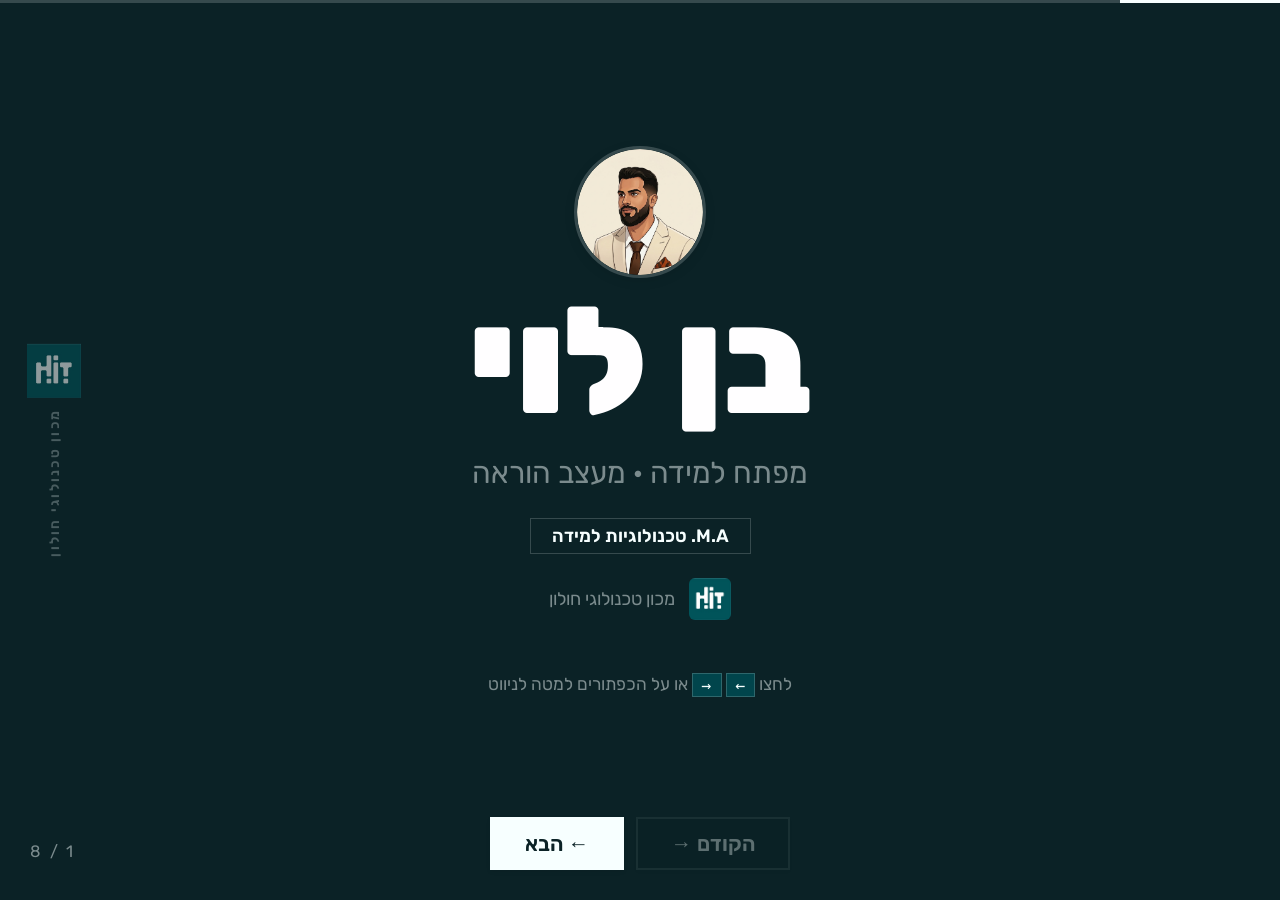
<file: meet-ben.html>
<!DOCTYPE html>
<html lang="he" dir="rtl">
<head>
  <meta charset="UTF-8">
  <meta name="viewport" content="width=device-width, initial-scale=1.0">
  <title>הכירו את בן לוי — לומדת היכרות</title>
  <link href="https://fonts.googleapis.com/css2?family=Rubik:wght@300;400;500;600;700;800&family=Frank+Ruhl+Libre:wght@400;700;900&display=swap" rel="stylesheet">
  <style>
    :root {
      --bg:       #0b2226;
      --surface:  #01454c;
      --surface2: #01545A;
      --border:   rgba(247,255,255,0.18);
      --text:     #F7FFFF;
      --muted:    rgba(247,255,255,0.48);
      --heading:  #FFFEFF;
      --accent:   #F7FFFF;
      --correct:  #5CB8A0;
      --wrong:    #F87171;
    }
    *, *::before, *::after { box-sizing: border-box; margin: 0; padding: 0; }
    html { zoom: 1.5; }
    html, body { width:100%; height:100%; overflow:hidden;
      font-family:'Rubik',sans-serif;
      background:var(--bg); color:var(--text); }

    /* ── PROGRESS ── */
    #prog-track { position:fixed; top:0; left:0; right:0;
      height:2px; background:var(--border); z-index:300; }
    #prog-fill { height:100%; background:var(--accent);
      transition:width .45s ease; }

    /* ── COUNTER ── */
    #counter { position:fixed; bottom:26px; left:20px;
      font-size:11px; letter-spacing:1.5px;
      color:var(--muted); z-index:300; }

    /* ── NAV ── */
    #nav { position:fixed; bottom:20px; left:50%;
      transform:translateX(-50%);
      display:flex; gap:8px; z-index:300; }
    .nbtn { padding:8px 22px; border-radius:6px;
      border:1.5px solid var(--border);
      background:var(--bg); color:var(--text);
      font-family:'Rubik',sans-serif;
      font-size:14px; font-weight:600; cursor:pointer;
      transition:background .15s; box-shadow:0 1px 3px rgba(0,0,0,.06); }
    .nbtn:hover:not(:disabled) { background:var(--surface); }
    .nbtn:disabled { opacity:.35; cursor:default; }
    .nbtn.primary { background:var(--accent); border-color:var(--accent); color:var(--bg); }
    .nbtn.primary:hover:not(:disabled) { background:var(--text); border-color:var(--text); color:var(--bg); }

    /* ── SLIDES ── */
    #slides { width:100%; height:100%; position:relative; }
    .slide { position:absolute; inset:0;
      display:flex; flex-direction:column;
      align-items:center; justify-content:center;
      padding:48px 40px 88px;
      opacity:0; pointer-events:none;
      transition:opacity .4s ease; }
    .slide.active { opacity:1; pointer-events:all; }

    /* ── HEADINGS ── */
    .stag { font-size:11px; letter-spacing:2.5px; color:var(--muted);
      text-transform:uppercase; font-weight:700; margin-bottom:10px; }
    .stitle { font-family:'Rubik',sans-serif;
      font-size:clamp(26px,4.5vw,48px); font-weight:900;
      line-height:1.1; margin-bottom:6px; color:var(--heading); }
    .ssub { font-size:14px; color:var(--muted); margin-bottom:26px; }

    /* ══ SLIDE 1 — INTRO ══ */
    .s1-portrait { width:88px; height:88px; border-radius:50%;
      border:2px solid var(--border); object-fit:cover;
      animation:fadeIn .8s ease both; margin-bottom:6px;
      box-shadow:0 2px 8px rgba(0,0,0,.08); }
    .s1-name { font-family:'Rubik',sans-serif;
      font-weight:900; font-size:clamp(52px,9vw,100px); line-height:1;
      color:var(--heading);
      text-align:center; animation:slideUp .7s ease .1s both; }
    .s1-role { font-size:clamp(14px,2vw,20px); color:var(--muted);
      font-weight:400; text-align:center; margin-top:12px;
      animation:slideUp .7s ease .3s both; }
    .s1-pills { display:flex; gap:8px; flex-wrap:wrap;
      justify-content:center; margin-top:18px;
      animation:slideUp .7s ease .5s both; }
    .pill { padding:4px 14px; border-radius:100px;
      background:transparent; border:1px solid var(--border);
      color:var(--text); font-size:12px; font-weight:600; }
    .s1-logo { display:flex; align-items:center; gap:9px; margin-top:16px;
      animation:fadeIn 1s ease .7s both; opacity:.55; }
    .s1-logo img { height:28px; border-radius:4px; }
    .s1-logo span { font-size:12px; color:var(--muted); }
    .s1-hint { margin-top:36px; font-size:11.5px; color:var(--muted);
      animation:fadeIn 1s ease 1.1s both; }
    .s1-hint kbd { background:var(--surface); border:1px solid var(--border);
      border-radius:4px; padding:1px 6px; color:var(--text); font-size:11px; }

    /* ══ SLIDE 2 — HOW IT WORKS ══ */
    .how-grid { display:grid; grid-template-columns:repeat(3,1fr);
      gap:14px; width:100%; max-width:700px; margin-bottom:18px; }
    .how-step { background:var(--surface); border-radius:8px;
      padding:24px 16px 20px; text-align:center;
      border:1px solid var(--border); position:relative; }
    .how-num { position:absolute; top:-1px; right:13px;
      font-size:10px; font-weight:700; letter-spacing:1px; color:var(--muted);
      padding:2px 8px; background:var(--surface2);
      border-radius:0 0 6px 6px; }
    .how-ico { font-size:34px; margin-bottom:10px; }
    .how-title { font-size:15px; font-weight:800; margin-bottom:7px; color:var(--heading); }
    .how-desc { font-size:12.5px; color:var(--muted); line-height:1.65; }
    .how-desc strong { color:var(--text); font-weight:700; }
    .how-hint { padding:11px 20px; background:var(--surface);
      border-radius:6px; border:1px solid var(--border);
      font-size:13px; color:var(--muted); text-align:center; max-width:560px; }

    /* ══ SLIDE 3 — BACKGROUND ══ */
    .info-grid { display:grid; grid-template-columns:1fr 1fr;
      gap:10px; width:100%; max-width:660px; }
    .icard { background:var(--surface); border:1px solid var(--border);
      border-radius:8px; padding:14px 14px;
      display:flex; gap:11px; align-items:flex-start;
      transition:background .15s;
      box-shadow:0 1px 3px rgba(0,0,0,.04); }
    .icard:hover { background:var(--surface); }
    .icard .ico { font-size:22px; flex-shrink:0; margin-top:1px; }
    .icard .lbl { font-size:10px; color:var(--muted);
      text-transform:uppercase; letter-spacing:1px; margin-bottom:2px; }
    .icard .val { font-size:13.5px; font-weight:700; margin-bottom:2px; color:var(--heading); }
    .icard .det { font-size:11.5px; color:var(--muted); line-height:1.55; }
    .hit-badge { display:inline-flex; align-items:center; gap:5px; vertical-align:middle; }
    .hit-badge img { height:14px; border-radius:3px; vertical-align:middle; }

    /* ══ SLIDE 4 — FAMILY ══ */
    .fam-wrap { display:grid; grid-template-columns:1fr 1fr 1fr;
      gap:12px; width:100%; max-width:760px; }
    .fcard { background:var(--surface); border-radius:8px;
      padding:20px 14px 16px; text-align:center;
      border:1px solid var(--border); position:relative; overflow:hidden; }
    .fcard::after { content:''; position:absolute; bottom:0; left:0; right:0; height:2px; }
    .fcard.neta::after  { background:var(--border); }
    .fcard.suzy::after  { background:var(--border); }
    .fcard.fam::after   { background:var(--border); }
    .fcard .emo { font-size:36px; margin-bottom:8px; }
    .fcard h3   { font-size:17px; font-weight:800; margin-bottom:7px; color:var(--heading); }
    .fcard p    { font-size:12px; color:var(--muted); line-height:1.7; }

    /* ══ SLIDE 5 — HOBBIES ══ */
    .hob-grid { display:grid; grid-template-columns:repeat(3,1fr);
      gap:10px; width:100%; max-width:740px; }
    .hcard { background:var(--surface); border-radius:8px;
      padding:16px 11px 12px; text-align:center;
      border:1px solid var(--border);
      cursor:pointer; transition:all .2s ease; }
    .hcard:hover { background:var(--surface2); transform:translateY(-2px);
      box-shadow:0 3px 10px rgba(0,0,0,.06); }
    .hcard.open { background:var(--bg); border-color:var(--accent); }
    .hico  { font-size:26px; margin-bottom:5px; }
    .hname { font-size:13.5px; font-weight:700; margin-bottom:4px; color:var(--heading); }
    .hdet  { font-size:11.5px; color:var(--muted); line-height:1.6;
      max-height:0; overflow:hidden; opacity:0;
      transition:max-height .35s ease, opacity .35s ease; }
    .hcard.open .hdet { max-height:90px; opacity:1; }
    .htap  { font-size:10px; color:var(--muted); margin-top:3px; opacity:.7; }
    .hcard.open .htap { display:none; }

    /* ══ CONNECT BUTTON ══ */
    .connect-btn { display:inline-flex; align-items:center; gap:5px;
      margin-top:8px; padding:3px 11px; border-radius:4px;
      border:1px solid var(--border);
      background:transparent; color:var(--muted);
      font-family:'Rubik',sans-serif; font-size:11px; font-weight:600;
      cursor:pointer; transition:all .15s; }
    .connect-btn:hover { border-color:#c4c2bf; color:var(--text); background:var(--surface); }
    .connect-btn.active { background:var(--accent); border-color:var(--accent); color:var(--bg); }
    .connect-btn .cbh { font-size:13px; line-height:1; }
    .hcard .hcard-cb { display:none; margin:6px auto 0; }
    .hcard.open .hcard-cb { display:inline-flex; }

    /* ══ SLIDE 6 — ACCORDION ══ */
    .acc-intro { font-size:13px; color:var(--muted);
      margin-bottom:14px; text-align:center; }
    .acc-list { width:100%; max-width:660px;
      display:flex; flex-direction:column; gap:6px; }
    .acc-item { border-radius:8px;
      border:1px solid var(--border); overflow:hidden;
      box-shadow:0 1px 3px rgba(0,0,0,.04); }
    .acc-hdr { width:100%; display:flex; align-items:center; gap:11px;
      padding:13px 15px; background:var(--surface); border:none;
      color:var(--text); font-family:'Rubik',sans-serif;
      cursor:pointer; text-align:right; transition:background .15s; }
    .acc-hdr:hover { background:var(--surface); }
    .acc-hdr.open { background:var(--surface);
      border-bottom:1px solid var(--border); }
    .acc-ico { font-size:20px; flex-shrink:0; }
    .acc-titles { flex:1; text-align:right; }
    .acc-title { font-size:13.5px; font-weight:700; color:var(--heading); }
    .acc-dates { font-size:11px; color:var(--muted); margin-top:2px; }
    .acc-arrow { font-size:11px; color:var(--muted);
      transition:transform .3s; flex-shrink:0; }
    .acc-hdr.open .acc-arrow { transform:rotate(180deg); }
    .acc-body { max-height:0; overflow:hidden; opacity:0;
      background:var(--surface); padding:0 15px;
      font-size:12.5px; color:var(--muted); line-height:1.75;
      transition:max-height .35s ease, opacity .3s ease, padding .3s ease; }
    .acc-body.open { max-height:160px; opacity:1; padding:12px 15px 14px; }

    /* ══ SLIDE 7 — SKILLS ══ */
    .sk-wrap { display:grid; grid-template-columns:1fr 1fr;
      gap:16px; width:100%; max-width:740px; }
    .sk-cat .sk-lbl { font-size:10px; letter-spacing:2px; color:var(--muted);
      text-transform:uppercase; font-weight:700; margin-bottom:8px; }
    .tags { display:flex; flex-wrap:wrap; gap:6px; }
    .tag { padding:4px 12px; background:var(--surface);
      border-radius:100px; font-size:11.5px;
      border:1px solid var(--border); color:var(--text);
      cursor:pointer; transition:all .15s; }
    .tag:hover { background:var(--surface2); border-color:#c4c2bf; }
    .tag.active-tip { background:var(--surface2); border-color:var(--accent); color:var(--accent); }
    .tag.skill-connected { background:var(--accent); border-color:var(--accent); color:var(--bg); }

    /* ── TOOLTIP ── */
    #tooltip { display:none; position:fixed; z-index:500;
      max-width:260px; padding:11px 13px;
      background:var(--surface2); border:1px solid var(--border);
      font-size:12px; line-height:1.6;
      color:var(--text); pointer-events:all;
      box-shadow:0 4px 20px rgba(0,0,0,.5); }

    /* ══ SLIDE 8 — SUMMARY ══ */
    .sum-wrap { width:100%; max-width:760px;
      max-height:calc(100vh - 270px); overflow-y:auto; }
    .sum-wrap::-webkit-scrollbar { width:3px; }
    .sum-wrap::-webkit-scrollbar-thumb { background:var(--border); border-radius:3px; }
    .sum-empty { text-align:center; padding:22px 0; color:var(--muted); }
    .sum-empty .se-ico { font-size:40px; margin-bottom:10px; }
    .sum-empty p { font-size:13.5px; line-height:1.7; }
    .sum-cats { display:grid; grid-template-columns:1fr 1fr; gap:14px; margin-bottom:14px; }
    .sum-cat { }
    .sum-cat-lbl { font-size:10px; letter-spacing:2px; text-transform:uppercase;
      color:var(--muted); font-weight:700; margin-bottom:8px;
      padding-bottom:5px; border-bottom:1px solid var(--border); }
    .sum-item { display:flex; gap:7px; margin-bottom:7px; align-items:flex-start; }
    .sum-item .si-ico { font-size:14px; flex-shrink:0; margin-top:2px; }
    .sum-item .si-body strong { display:block; font-size:12px; font-weight:700;
      margin-bottom:1px; color:var(--heading); }
    .sum-item .si-body span { font-size:11px; color:var(--muted); line-height:1.5; }
    .sum-tools { display:flex; flex-wrap:wrap; gap:5px; }
    .sum-tool-chip { padding:3px 10px; background:var(--surface);
      border:1px solid var(--border); border-radius:100px;
      font-size:11px; color:var(--text); font-weight:600; }
    .sum-cta { display:flex; gap:8px; justify-content:center;
      margin-top:14px; flex-wrap:wrap; }
    .sum-cta a { display:flex; align-items:center; gap:7px; padding:8px 18px;
      background:var(--surface); border:1px solid var(--border); border-radius:6px;
      text-decoration:none; color:var(--text); font-size:13px; transition:background .15s; }
    .sum-cta a:hover { background:var(--surface2); }
    .ainote { margin-top:12px; font-size:11px;
      color:var(--muted); line-height:1.7; text-align:center;
      display:flex; align-items:center; justify-content:center; gap:8px; flex-wrap:wrap; }
    .ainote img { height:16px; border-radius:3px; opacity:.45; }

    /* ── ANIMATIONS ── */
    @keyframes slideUp {
      from { opacity:0; transform:translateY(18px); }
      to   { opacity:1; transform:translateY(0); } }
    @keyframes fadeIn {
      from { opacity:0; } to { opacity:1; } }
    @keyframes shake {
      0%,100% { transform:translateX(0); }
      25%      { transform:translateX(-5px); }
      75%      { transform:translateX(5px); } }

    /* ── SIDE LOGO ── */
    #side-logo { position:fixed; left:18px; top:50%;
      transform:translateY(-50%);
      display:flex; flex-direction:column; align-items:center; gap:7px;
      z-index:200; opacity:0.55; transition:opacity .2s; }
    #side-logo:hover { opacity:1; }
    #side-logo img { width:36px; border-radius:0; display:block; }
    #side-logo span { font-size:9px; letter-spacing:1.5px; color:var(--muted);
      writing-mode:vertical-rl; text-orientation:mixed;
      transform:rotate(180deg); font-weight:600; }

    /* ── SHARP CORNERS ── */
    .nbtn, .pill, .s1-hint kbd, .how-step, .how-num, .how-hint,
    .icard, .fcard, .hcard, .connect-btn, .acc-item, .tag,
    #tooltip, .qbtn, #qnext, .sum-tool-chip, .sum-cta a { border-radius:0 !important; }

    /* ── RESPONSIVE ── */
    @media (max-width:640px) {
      .info-grid, .sk-wrap, .sum-cats { grid-template-columns:1fr; }
      .fam-wrap { grid-template-columns:1fr; }
      .hob-grid, .how-grid { grid-template-columns:1fr 1fr; }
      .qopts { grid-template-columns:1fr; }
      .slide { padding:36px 18px 84px; } }
  </style>
</head>
<body>

<div id="prog-track"><div id="prog-fill"></div></div>
<div id="counter">1 / 9</div>
<div id="tooltip"></div>
<div id="side-logo">
  <img src="hit___holon_institute_of_technlogy_logo.jpeg" alt="HIT">
  <span>מכון טכנולוגי חולון</span>
</div>

<div id="slides">

  <!-- ══════ 1: INTRO ══════ -->
  <div class="slide active" data-slide="1">
    <img class="s1-portrait" src="assets/img/ben-portrait.png" alt="בן לוי">
    <div class="s1-name">בן לוי</div>
    <div class="s1-role">מפתח למידה · מעצב הוראה</div>
    <div class="s1-pills">
      <span class="pill">M.A. טכנולוגיות למידה</span>
    </div>
    <div class="s1-logo">
      <img src="hit___holon_institute_of_technlogy_logo.jpeg" alt="HIT">
      <span>מכון טכנולוגי חולון</span>
    </div>
    <div class="s1-hint">לחצו <kbd>←</kbd> <kbd>→</kbd> או על הכפתורים למטה לניווט</div>
  </div>

  <!-- ══════ 2: HOW IT WORKS ══════ -->
  <div class="slide" data-slide="2">
    <div class="stag">לפני שמתחילים</div>
    <div class="stitle">איך עובדת הלומדה?</div>
    <div class="ssub">30 שניות, ואתם מוכנים</div>
    <div class="how-grid">
      <div class="how-step">
        <div class="how-num">שלב 1</div>
        <div class="how-ico">📖</div>
        <div class="how-title">גלו את בן</div>
        <div class="how-desc">עברו שקף-שקף ולמדו על הרקע, המשפחה, התחביבים, הניסיון והכלים שלו</div>
      </div>
      <div class="how-step">
        <div class="how-num">שלב 2</div>
        <div class="how-ico">♡</div>
        <div class="how-title">סמנו מה מתחבר</div>
        <div class="how-desc">בכל שקף יופיעו כפתורי <strong>"♡ גם אני..."</strong> — לחצו על כל מה שמדבר אליכם</div>
      </div>
      <div class="how-step">
        <div class="how-num">שלב 3</div>
        <div class="how-ico">🎯</div>
        <div class="how-title">קבלו סיכום אישי</div>
        <div class="how-desc">בשקף האחרון תמצאו <strong>נושאי שיחה מותאמים</strong> — על בסיס מה שסימנתם</div>
      </div>
    </div>
    <div class="how-hint">💡 ניתן לסמן ולבטל סימון בכל שלב — הסיכום מתעדכן בזמן אמת</div>
  </div>

  <!-- ══════ 3: BACKGROUND ══════ -->
  <div class="slide" data-slide="3">
    <div class="stag">הרקע שלי</div>
    <div class="stitle">מאין אני?</div>
    <div class="info-grid">
      <div class="icard">
        <div class="ico">🌊</div>
        <div>
          <div class="lbl">עיר מוצא</div>
          <div class="val">נתניה</div>
          <div class="det">ילד ים — גדלתי ליד הגלים. רוב הלב עדיין שם.</div>
          <button class="connect-btn" data-tag="netanya" onclick="toggleConnect(this)"><span class="cbh">♡</span> גם אני מנתניה</button>
        </div>
      </div>
      <div class="icard">
        <div class="ico">🏙️</div>
        <div>
          <div class="lbl">מגורים היום</div>
          <div class="val">באר שבע</div>
          <div class="det">עברתי דרומה ללמוד. מרכז החיים — עדיין בנתניה.</div>
          <button class="connect-btn" data-tag="beersheva" onclick="toggleConnect(this)"><span class="cbh">♡</span> גם אני למדתי/לומד בבאר שבע</button>
        </div>
      </div>
      <div class="icard">
        <div class="ico">🎓</div>
        <div>
          <div class="lbl">תואר ראשון</div>
          <div class="val">לשון עברית וספרות אנגלית</div>
          <div class="det">אוניברסיטת בן-גוריון | 2022–2025</div>
          <button class="connect-btn" data-tag="ba-humanities" onclick="toggleConnect(this)"><span class="cbh">♡</span> גם לי יש רקע הומני</button>
        </div>
      </div>
      <div class="icard">
        <div class="ico">🧠</div>
        <div>
          <div class="lbl">תואר שני (בתהליך)</div>
          <div class="val">טכנולוגיות למידה — מסלול AI</div>
          <div class="det">
            <span class="hit-badge">
              <img src="hit___holon_institute_of_technlogy_logo.jpeg" alt="HIT">
              HIT
            </span>
            &nbsp;| 2025–היום
          </div>
          <button class="connect-btn" data-tag="ma-ai" onclick="toggleConnect(this)"><span class="cbh">♡</span> גם אני עוסק/ת ב-AI</button>
        </div>
      </div>
    </div>
  </div>

  <!-- ══════ 4: FAMILY ══════ -->
  <div class="slide" data-slide="4">
    <div class="stag">מה חשוב לי</div>
    <div class="stitle">המשפחה שלי</div>
    <div class="ssub" style="margin-bottom:20px"></div>
    <div class="fam-wrap">
      <div class="fcard neta">
        <div class="emo">💑</div>
        <h3>נטע</h3>
        <p>אשתי. הכרנו בצבא — אני חובש גדודי, היא פרמדיקית. נשואים שנה. היום היא בשנה החמישית ברפואה — המסירות שלה מדהימה אותי כל יום.</p>
        <button class="connect-btn" data-tag="married" onclick="toggleConnect(this)"><span class="cbh">♡</span> גם אני נשוי/אה</button>
      </div>
      <div class="fcard suzy">
        <div class="emo">🐶</div>
        <h3>סוזי</h3>
        <p>הכלבה שלנו — הדבר האהוב עליי בעולם, אחרי נטע כמובן. אין בית אמיתי בלי הכלבה הזאת.</p>
        <button class="connect-btn" data-tag="dog" onclick="toggleConnect(this)"><span class="cbh">♡</span> גם יש לי כלב</button>
      </div>
      <div class="fcard fam">
        <div class="emo">🏠</div>
        <h3>משפחה בנתניה</h3>
        <p>ההורים ורוב הקרובים — ולב שעדיין שם. שלושה אחיינים אהובים, ועוד אחת קטנה בדרך 🍼</p>
        <button class="connect-btn" data-tag="family-close" onclick="toggleConnect(this)"><span class="cbh">♡</span> גם אני קרוב/ה למשפחה</button>
      </div>
    </div>
  </div>

  <!-- ══════ 5: HOBBIES ══════ -->
  <div class="slide" data-slide="5">
    <div class="stag">בזמן החופשי</div>
    <div class="stitle">מה אני אוהב?</div>
    <div class="ssub">לחצו על כל כרטיס לגלות עוד</div>
    <div class="hob-grid">
      <div class="hcard" onclick="toggleH(this)">
        <div class="hico">🎹</div>
        <div class="hname">פסנתר</div>
        <div class="hdet">מנגן בעיקר פופ — הרבה פעמים ישירות מהאוזן. זה הדבר שאני הכי אוהב לעשות.</div>
        <button class="connect-btn hcard-cb" data-tag="piano" onclick="event.stopPropagation();toggleConnect(this)"><span class="cbh">♡</span> גם אני מנגן/ת על פסנתר</button>
        <div class="htap">לחץ לפרטים</div>
      </div>
      <div class="hcard" onclick="toggleH(this)">
        <div class="hico">🎸</div>
        <div class="hname">גיטרה</div>
        <div class="hdet">מוזיקה ספרדית ופלמנקו — יש במקצבים האלה משהו דרמטי ומשחרר.</div>
        <button class="connect-btn hcard-cb" data-tag="guitar" onclick="event.stopPropagation();toggleConnect(this)"><span class="cbh">♡</span> גם אני מנגן/ת גיטרה</button>
        <div class="htap">לחץ לפרטים</div>
      </div>
      <div class="hcard" onclick="toggleH(this)">
        <div class="hico">✏️</div>
        <div class="hname">ציור ורישום</div>
        <div class="hdet">שש שנות לימוד רישום. האסתטיקה הזאת מחלחלת לכל דבר שאני מעצב.</div>
        <button class="connect-btn hcard-cb" data-tag="drawing" onclick="event.stopPropagation();toggleConnect(this)"><span class="cbh">♡</span> גם אני מצייר/ת</button>
        <div class="htap">לחץ לפרטים</div>
      </div>
      <div class="hcard" onclick="toggleH(this)">
        <div class="hico">💻</div>
        <div class="hname">טכנולוגיה</div>
        <div class="hdet">פריק חומרה ותוכנה — עמדת המחשב בבית היא המקום האהוב עליי בעולם כמעט.</div>
        <button class="connect-btn hcard-cb" data-tag="tech" onclick="event.stopPropagation();toggleConnect(this)"><span class="cbh">♡</span> גם אני פריק/ית טכנולוגיה</button>
        <div class="htap">לחץ לפרטים</div>
      </div>
      <div class="hcard" onclick="toggleH(this)">
        <div class="hico">🌊</div>
        <div class="hname">הים</div>
        <div class="hdet">ילד נתניה — הים הוא חלק מהנשמה. כשחוזרים, זו התחנה הראשונה.</div>
        <button class="connect-btn hcard-cb" data-tag="sea" onclick="event.stopPropagation();toggleConnect(this)"><span class="cbh">♡</span> גם אני אוהב/ת ים</button>
        <div class="htap">לחץ לפרטים</div>
      </div>
      <div class="hcard" onclick="toggleH(this)">
        <div class="hico">📝</div>
        <div class="hname">כתיבה</div>
        <div class="hdet">בוגר ספרות אנגלית — כתיבה יצירתית היא חלק ממי שאני, גם בעברית וגם באנגלית.</div>
        <button class="connect-btn hcard-cb" data-tag="writing" onclick="event.stopPropagation();toggleConnect(this)"><span class="cbh">♡</span> גם אני כותב/ת</button>
        <div class="htap">לחץ לפרטים</div>
      </div>
    </div>
  </div>

  <!-- ══════ 6: EXPERIENCE ACCORDION ══════ -->
  <div class="slide" data-slide="6">
    <div class="stag">ניסיון מקצועי</div>
    <div class="stitle">מה עשיתי עד היום?</div>
    <div class="acc-intro">לחצו על כל תפקיד לפרטים — ועל ♡ אם זה מוכר לכם</div>
    <div class="acc-list">
      <div class="acc-item">
        <button class="acc-hdr" id="acc-hdr-0" onclick="toggleAcc(0)">
          <span class="acc-ico">🪖</span>
          <div class="acc-titles">
            <div class="acc-title">חובש גדודי ומפקד תאג"ד</div>
            <div class="acc-dates">צה"ל | 2018–2021</div>
          </div>
          <span class="acc-arrow">▾</span>
        </button>
        <div class="acc-body" id="acc-body-0">
          חובש גדודי ומפקד תאג"ד בגדוד תותחנים 55. ניהלתי את מערך הרפואה הגדודי, חנכתי את צוות החובשים, ופיקדתי בשדה — ניסיון שמלמד איך מקבלים החלטות כשמשהו באמת חשוב.
          <br><button class="connect-btn" data-tag="idf-artillery" onclick="toggleConnect(this)"><span class="cbh">♡</span> גם אני שירתתי בתותחנים</button>
          <button class="connect-btn" data-tag="idf-medic" onclick="toggleConnect(this)" style="margin-right:6px"><span class="cbh">♡</span> גם אני הייתי חובש בצבא</button>
        </div>
      </div>
      <div class="acc-item">
        <button class="acc-hdr" id="acc-hdr-1" onclick="toggleAcc(1)">
          <span class="acc-ico">🌐</span>
          <div class="acc-titles">
            <div class="acc-title">מנהל מוצר ואחראי הדרכת לקוחות</div>
            <div class="acc-dates">א.ס.פ.י | 2022–2024</div>
          </div>
          <span class="acc-arrow">▾</span>
        </button>
        <div class="acc-body" id="acc-body-1">
          ניהלתי ממשקים עם ספקים גלובליים, הפקתי תוכן הדרכה לסביבת B2B, וניהלתי נתוני ERP — שילוב של חשיבת מוצר עם עולם ההדרכה הארגונית.
          <br><button class="connect-btn" data-tag="pm" onclick="toggleConnect(this)"><span class="cbh">♡</span> גם אני עוסק/ת בניהול מוצר</button>
        </div>
      </div>
      <div class="acc-item">
        <button class="acc-hdr" id="acc-hdr-2" onclick="toggleAcc(2)">
          <span class="acc-ico">🎯</span>
          <div class="acc-titles">
            <div class="acc-title">מפתח למידה</div>
            <div class="acc-dates">קידום גפ"ן | 2024–היום</div>
          </div>
          <span class="acc-arrow">▾</span>
        </button>
        <div class="acc-body" id="acc-body-2">
          הקמתי פורטל למידה מאפס, בניתי לומדות ואנימציות, ופיתחתי חוברת דיגיטלית עם vibe coding ו-AI — מקצה לקצה, ממחקר עד הפצה.
          <br><button class="connect-btn" data-tag="ld" onclick="toggleConnect(this)"><span class="cbh">♡</span> גם אני מפתח/ת למידה</button>
        </div>
      </div>
      <div class="acc-item">
        <button class="acc-hdr" id="acc-hdr-3" onclick="toggleAcc(3)">
          <span class="acc-ico">📚</span>
          <div class="acc-titles">
            <div class="acc-title">מורה לעברית ואנגלית</div>
            <div class="acc-dates">בתי ספר פרטיים | 2021–היום</div>
          </div>
          <span class="acc-arrow">▾</span>
        </button>
        <div class="acc-body" id="acc-body-3">
          מעצב ומוביל מערכי שיעור לאוכלוסיות מגוונות — מגיל יסודי עד בגרות. לולאת המשוב מהכיתה היא הלמידה האמיתית שלי.
          <br><button class="connect-btn" data-tag="teaching" onclick="toggleConnect(this)"><span class="cbh">♡</span> גם אני מלמד/ת</button>
        </div>
      </div>
    </div>
  </div>

  <!-- ══════ 7: SKILLS ══════ -->
  <div class="slide" data-slide="7">
    <div class="stag">כישורים וכלים</div>
    <div class="stitle">הארגז שלי</div>
    <div class="ssub">לחצו על כל כלי להסבר — ובטולטיפ תוכלו לסמן אם גם אתם משתמשים בו</div>
    <div class="sk-wrap" id="skills-grid">
      <div class="sk-cat">
        <div class="sk-lbl">פיתוח למידה</div>
        <div class="tags">
          <span class="tag" onclick="showTip(this)">Articulate Storyline</span>
          <span class="tag" onclick="showTip(this)">Vyond</span>
          <span class="tag" onclick="showTip(this)">H5P</span>
          <span class="tag" onclick="showTip(this)">Canva</span>
          <span class="tag" onclick="showTip(this)">Google Sites</span>
          <span class="tag" onclick="showTip(this)">Gemini Canvas</span>
        </div>
      </div>
      <div class="sk-cat">
        <div class="sk-lbl">AI ואוטומציה</div>
        <div class="tags">
          <span class="tag" onclick="showTip(this)">Claude Code</span>
          <span class="tag" onclick="showTip(this)">Ollama + Gemma</span>
          <span class="tag" onclick="showTip(this)">Vibe Coding</span>
          <span class="tag" onclick="showTip(this)">מודלים מקומיים</span>
        </div>
      </div>
      <div class="sk-cat">
        <div class="sk-lbl">גיימיפיקציה</div>
        <div class="tags">
          <span class="tag" onclick="showTip(this)">Wordwall</span>
          <span class="tag" onclick="showTip(this)">Kahoot</span>
          <span class="tag" onclick="showTip(this)">Blooket</span>
          <span class="tag" onclick="showTip(this)">Quizlet</span>
          <span class="tag" onclick="showTip(this)">Unity</span>
        </div>
      </div>
      <div class="sk-cat">
        <div class="sk-lbl">וידאו ומולטימדיה</div>
        <div class="tags">
          <span class="tag" onclick="showTip(this)">DaVinci Resolve</span>
          <span class="tag" onclick="showTip(this)">OBS Studio</span>
          <span class="tag" onclick="showTip(this)">ניהול סטודיו</span>
        </div>
      </div>
    </div>
  </div>

  <!-- ══════ 8: SUMMARY ══════ -->
  <div class="slide" data-slide="8">
    <div class="stag">סיכום אישי</div>
    <div class="stitle" style="margin-bottom:14px">המכנים המשותפים שלנו</div>
    <div id="sum-wrap" class="sum-wrap"></div>
    <div class="ainote" style="margin-top:10px">
      <span>פותח כמטלת פיתוח מהיר — קורס אפיון ופיתוח פתרונות למידה, HIT</span>
      <img src="hit___holon_institute_of_technlogy_logo.jpeg" alt="HIT">
      <span>כלי AI: Claude Sonnet 4.6 (Anthropic)</span>
    </div>
  </div>

</div><!-- /slides -->

<div id="nav">
  <button class="nbtn" id="pbtn" onclick="prevSlide()" disabled>הקודם →</button>
  <button class="nbtn primary" id="nbtn" onclick="nextSlide()">← הבא</button>
</div>

<script>
/* ── NAVIGATION ── */
var TOTAL = 8, cur = 1;

function goTo(n) {
  if (n < 1 || n > TOTAL || n === cur) return;
  document.querySelector('[data-slide="' + cur + '"]').classList.remove('active');
  cur = n;
  document.querySelector('[data-slide="' + cur + '"]').classList.add('active');
  if (n === 8) renderSummary();
  hideTip();
  updateUI();
}
function nextSlide() { goTo(cur + 1); }
function prevSlide() { goTo(cur - 1); }

function updateUI() {
  document.getElementById('prog-fill').style.width = (cur / TOTAL * 100) + '%';
  document.getElementById('counter').textContent = cur + ' / ' + TOTAL;
  document.getElementById('pbtn').disabled = cur === 1;
  var nb = document.getElementById('nbtn');
  nb.disabled = cur === TOTAL;
  nb.textContent = cur === TOTAL ? 'סיום' : '← הבא';
}

/* ── HOBBIES ── */
function toggleH(card) {
  var isOpen = card.classList.contains('open');
  document.querySelectorAll('.hcard').forEach(function(c) { c.classList.remove('open'); });
  if (!isOpen) card.classList.add('open');
}

/* ── ACCORDION ── */
function toggleAcc(id) {
  var hdr = document.getElementById('acc-hdr-' + id);
  var body = document.getElementById('acc-body-' + id);
  var isOpen = hdr.classList.contains('open');
  document.querySelectorAll('.acc-hdr').forEach(function(h) { h.classList.remove('open'); });
  document.querySelectorAll('.acc-body').forEach(function(b) { b.classList.remove('open'); });
  if (!isOpen) { hdr.classList.add('open'); body.classList.add('open'); }
}

/* ── CONNECT SYSTEM ── */
var selectedTags = new Set();

var tagData = {
  'netanya':      { cat:'personal', icon:'🌊', label:'נתניה',
    topic:'שניינו מנתניה — יש לנו מה לדבר על העיר, הים, וחיים שם' },
  'beersheva':    { cat:'personal', icon:'🏙️', label:'לימודים בבאר שבע',
    topic:'שניינו מכירים את באר שבע — יש לנו מה לדבר על העיר הזאת' },
  'ba-humanities':{ cat:'personal', icon:'📖', label:'רקע הומני',
    topic:'שניינו מגיעים מצד הטקסטים והשפה — לא רק מהטכנולוגיה' },
  'ma-ai':        { cat:'personal', icon:'🤖', label:'AI ולמידה',
    topic:'שניינו עוקבים אחרי עולם ה-AI — שטח שמשתנה בקצב מסחרר' },
  'married':      { cat:'personal', icon:'💑', label:'זוגיות / נישואין',
    topic:'שניינו מבינים מה זה לבנות חיים משותפים עם מישהו' },
  'dog':          { cat:'personal', icon:'🐕', label:'כלב',
    topic:'אנשי כלבים מבינים אחד את השני בלי מילים' },
  'family-close': { cat:'personal', icon:'🏠', label:'קשר חזק למשפחה',
    topic:'שניינו מבינים ערך של שורשים ומשפחה' },
  'piano':        { cat:'hobbies', icon:'🎹', label:'פסנתר',
    topic:'שניינו מנגנים — מוזיקה היא שפה משותפת' },
  'guitar':       { cat:'hobbies', icon:'🎸', label:'גיטרה',
    topic:'שניינו מחזיקים גיטרה — יש לנו מה לדבר על מוזיקה' },
  'drawing':      { cat:'hobbies', icon:'✏️', label:'ציור ורישום',
    topic:'שניינו יצירתיים חזותית — אפשר לדבר על אסתטיקה ועיפרון' },
  'tech':         { cat:'hobbies', icon:'💻', label:'טכנולוגיה',
    topic:'שניינו פריקי טכנולוגיה — יש לנו שפה משותפת' },
  'sea':          { cat:'hobbies', icon:'🏖️', label:'הים',
    topic:'הים הוא שפה — שניינו מבינים את הקסם שבגלים' },
  'writing':      { cat:'hobbies', icon:'📝', label:'כתיבה',
    topic:'שניינו כותבים — אפשר לדבר על תהליך, השראה וסגנון' },
  'idf-artillery':{ cat:'professional', icon:'💣', label:'שירות בתותחנים',
    topic:'גם אתה/את שירת/ת בתותחנים — מסורת שדה אמיתית' },
  'idf-medic':    { cat:'professional', icon:'⚕️', label:'חובש/ת בצבא',
    topic:'גם אתה/את היית/ית חובש/ת — אנחנו מבינים מה זה אחריות על חיים' },
  'pm':           { cat:'professional', icon:'📋', label:'ניהול מוצר',
    topic:'ניהול מוצר + פיתוח למידה — שילוב שלא כולם מכירים' },
  'ld':           { cat:'professional', icon:'🎯', label:'פיתוח למידה',
    topic:'שניינו מבינים שלמידה טובה לא קורית מאליה — היא מתוכננת' },
  'teaching':     { cat:'professional', icon:'📚', label:'הוראה',
    topic:'שניינו מאמינים בכוח של הוראה טובה' },
  'sk-storyline': { cat:'tools', icon:'🎓', label:'Articulate Storyline', topic:'' },
  'sk-vyond':     { cat:'tools', icon:'🎬', label:'Vyond', topic:'' },
  'sk-h5p':       { cat:'tools', icon:'🔗', label:'H5P', topic:'' },
  'sk-canva':     { cat:'tools', icon:'🎨', label:'Canva', topic:'' },
  'sk-gsites':    { cat:'tools', icon:'🌐', label:'Google Sites', topic:'' },
  'sk-gemini':    { cat:'tools', icon:'✨', label:'Gemini Canvas', topic:'' },
  'sk-claude':    { cat:'tools', icon:'🤖', label:'Claude Code', topic:'' },
  'sk-ollama':    { cat:'tools', icon:'🧠', label:'Ollama + Gemma', topic:'' },
  'sk-vibe':      { cat:'tools', icon:'⚡', label:'Vibe Coding', topic:'' },
  'sk-local':     { cat:'tools', icon:'💾', label:'מודלים מקומיים', topic:'' },
  'sk-wordwall':  { cat:'tools', icon:'🎮', label:'Wordwall', topic:'' },
  'sk-kahoot':    { cat:'tools', icon:'🏆', label:'Kahoot', topic:'' },
  'sk-blooket':   { cat:'tools', icon:'🎲', label:'Blooket', topic:'' },
  'sk-quizlet':   { cat:'tools', icon:'📇', label:'Quizlet', topic:'' },
  'sk-unity':     { cat:'tools', icon:'🕹️', label:'Unity', topic:'' },
  'sk-davinci':   { cat:'tools', icon:'🎬', label:'DaVinci Resolve', topic:'' },
  'sk-obs':       { cat:'tools', icon:'📹', label:'OBS Studio', topic:'' },
  'sk-studio':    { cat:'tools', icon:'🎙️', label:'ניהול סטודיו', topic:'' }
};

var catMeta = {
  personal:     { label:'🧍 אישי' },
  hobbies:      { label:'🎨 תחביבים' },
  professional: { label:'💼 מקצועי' },
  tools:        { label:'🔧 כלים משותפים' }
};

function toggleConnect(el) {
  var tag = el.dataset.tag;
  if (selectedTags.has(tag)) {
    selectedTags.delete(tag);
    el.classList.remove('active');
    el.querySelector('.cbh').textContent = '♡';
  } else {
    selectedTags.add(tag);
    el.classList.add('active');
    el.querySelector('.cbh').textContent = '♥';
  }
}

function renderSummary() {
  var wrap = document.getElementById('sum-wrap');
  if (selectedTags.size === 0) {
    wrap.innerHTML =
      '<div class="sum-empty">' +
      '<div class="se-ico">🤔</div>' +
      '<p>טרם בחרתם פרטים שמתחברים אליכם.</p>' +
      '<p style="font-size:12px;margin-top:5px">חיזרו על השקפים ולחצו ♡ על כל מה שמדבר אליכם</p>' +
      '</div>' +
      '<div class="sum-cta">' +
      '<a href="mailto:benlevy834@gmail.com">📧 benlevy834@gmail.com</a>' +
      '<a href="tel:0509131269">📞 050-913-1269</a>' +
      '</div>';
    return;
  }
  var groups = { personal:[], hobbies:[], professional:[], tools:[] };
  selectedTags.forEach(function(id) {
    var d = tagData[id]; if (!d) return;
    groups[d.cat].push(d);
  });
  var sectionsHtml = '';
  ['personal','hobbies','professional','tools'].forEach(function(cat) {
    if (!groups[cat].length) return;
    if (cat === 'tools') {
      var chips = groups[cat].map(function(d) {
        return '<span class="sum-tool-chip">' + d.label + '</span>';
      }).join('');
      sectionsHtml += '<div class="sum-cat"><div class="sum-cat-lbl">' + catMeta[cat].label + '</div><div class="sum-tools">' + chips + '</div></div>';
    } else {
      var items = groups[cat].map(function(d) {
        return '<div class="sum-item"><span class="si-ico">' + d.icon + '</span>' +
          '<div class="si-body"><strong>' + d.label + '</strong>' +
          '<span>' + d.topic + '</span></div></div>';
      }).join('');
      sectionsHtml += '<div class="sum-cat"><div class="sum-cat-lbl">' + catMeta[cat].label + '</div>' + items + '</div>';
    }
  });
  wrap.innerHTML =
    '<div class="sum-cats">' + sectionsHtml + '</div>' +
    '<div class="sum-cta">' +
    '<a href="mailto:benlevy834@gmail.com">📧 benlevy834@gmail.com</a>' +
    '<a href="tel:0509131269">📞 050-913-1269</a>' +
    '</div>';
}

/* ── SKILLS TOOLTIP ── */
var skillInfo = {
  'Articulate Storyline': 'כלי הבנצ\'מארק לפיתוח לומדות אינטראקטיביות — הסתעפויות, שאלות וסימולציות מורכבות.',
  'Vyond': 'הפקת סרטוני אנימציה מקצועיים לסרטוני הסבר, הדרכות וסרטוני תוכן.',
  'H5P': 'תכנים אינטראקטיביים מוטמעים — קוויזים, גרירה ושחרור, כרטיסיות ועוד.',
  'Canva': 'עיצוב חזותי מהיר — אינפוגרפיקות, מצגות ותכנים מותגיים.',
  'Google Sites': 'בניית אתרי למידה ופורטלים ארגוניים ללא קוד.',
  'Gemini Canvas': 'פיתוח ניסיוני עם AI גנרטיבי ליצירת תכנים חזותיים דינמיים.',
  'Claude Code': 'vibe coding ישיר ב-VS Code — פיתוח לומדות ואתרים שלמים עם AI.',
  'Ollama + Gemma': 'הרצת מודלי שפה מקומיים — פרטיות מלאה, ללא ענן וללא עלות API.',
  'Vibe Coding': 'שיטת עבודה שמשלבת AI בכתיבה יצירתית של קוד — מהיר ואפקטיבי.',
  'מודלים מקומיים': 'עבודה עם LLM על המחשב עצמו — מאובטח, מהיר ועצמאי לחלוטין.',
  'Wordwall': 'פעילויות אינטראקטיביות מהירות — סיווג, השלמת משפטים, חידונים.',
  'Kahoot': 'חידוני כיתה בזמן אמת עם לוח תוצאות ותחרות בין לומדים.',
  'Blooket': 'גיימיפיקציה מבוססת RPG לחזרה על חומר — משחק עם תגמולים ומשימות.',
  'Quizlet': 'כרטיסיות ומשחקי זיכרון לחזרה עצמאית ולמידה מחזורית.',
  'Unity': 'פיתוח ניסיוני של משחקים חינוכיים עם מנוע משחקים תלת-ממדי.',
  'DaVinci Resolve': 'עריכת וידאו מקצועית — גזירה, צבעיות, כתוביות וסאונד לסרטוני הדרכה.',
  'OBS Studio': 'הקלטת מסך ווידאו איכותית בסטודיו לסרטוני הדרכה ודמו.',
  'ניהול סטודיו': 'הפקה מלאה מקצה לקצה — תכנון, הקלטה, תאורה ועריכה.'
};

var skillTagMap = {
  'Articulate Storyline':'sk-storyline','Vyond':'sk-vyond','H5P':'sk-h5p',
  'Canva':'sk-canva','Google Sites':'sk-gsites','Gemini Canvas':'sk-gemini',
  'Claude Code':'sk-claude','Ollama + Gemma':'sk-ollama','Vibe Coding':'sk-vibe',
  'מודלים מקומיים':'sk-local','Wordwall':'sk-wordwall','Kahoot':'sk-kahoot',
  'Blooket':'sk-blooket','Quizlet':'sk-quizlet','Unity':'sk-unity',
  'DaVinci Resolve':'sk-davinci','OBS Studio':'sk-obs','ניהול סטודיו':'sk-studio'
};

var activeTipTag = null;
function showTip(el) {
  var tip = document.getElementById('tooltip');
  if (activeTipTag === el) { hideTip(); return; }
  if (activeTipTag) activeTipTag.classList.remove('active-tip');
  var skillName = el.textContent.trim();
  var text = skillInfo[skillName];
  if (!text) return;
  var tagId = skillTagMap[skillName];
  var isConn = tagId && selectedTags.has(tagId);
  activeTipTag = el; el.classList.add('active-tip');
  var btnBg    = isConn ? '#F7FFFF'                  : 'transparent';
  var btnBdr   = isConn ? '#F7FFFF'                  : 'rgba(247,255,255,0.13)';
  var btnClr   = isConn ? '#020c0e'                  : 'rgba(247,255,255,0.48)';
  tip.innerHTML =
    '<div style="font-size:12px;line-height:1.6;margin-bottom:9px;color:#F7FFFF">' + text + '</div>' +
    '<button id="tip-cb" onclick="connectSkill(\'' + tagId + '\',\'' + skillName.replace(/'/g,"\\'") + '\')" ' +
    'style="display:inline-flex;align-items:center;gap:4px;padding:3px 10px;border-radius:4px;' +
    'border:1px solid ' + btnBdr + ';background:' + btnBg + ';color:' + btnClr + ';' +
    'font-family:\'Assistant\',sans-serif;font-size:11px;font-weight:600;cursor:pointer;">' +
    (isConn ? '♥' : '♡') + ' גם אני משתמש/ת</button>';
  tip.style.visibility = 'hidden'; tip.style.display = 'block';
  var tH = tip.offsetHeight;
  var rect = el.getBoundingClientRect();
  var zoom = parseFloat(getComputedStyle(document.documentElement).zoom) || 1;
  var rl = rect.left / zoom, rt = rect.top / zoom, rb = rect.bottom / zoom;
  var left = Math.max(8, Math.min(rl, window.innerWidth / zoom - 272));
  var top = rt - tH - 10;
  if (top < 8) top = rb + 8;
  tip.style.top = top + 'px'; tip.style.left = left + 'px';
  tip.style.visibility = 'visible';
}

function connectSkill(tagId, name) {
  if (selectedTags.has(tagId)) selectedTags.delete(tagId);
  else selectedTags.add(tagId);
  var isNow = selectedTags.has(tagId);
  var btn = document.getElementById('tip-cb');
  if (btn) {
    btn.innerHTML = (isNow ? '♥' : '♡') + ' גם אני משתמש/ת';
    btn.style.borderColor = isNow ? '#F7FFFF' : 'rgba(247,255,255,0.13)';
    btn.style.background  = isNow ? '#F7FFFF' : 'transparent';
    btn.style.color       = isNow ? '#020c0e' : 'rgba(247,255,255,0.48)';
  }
  document.querySelectorAll('.tag').forEach(function(t) {
    if (skillTagMap[t.textContent.trim()] === tagId)
      t.classList.toggle('skill-connected', isNow);
  });
}

function hideTip() {
  document.getElementById('tooltip').style.display = 'none';
  if (activeTipTag) { activeTipTag.classList.remove('active-tip'); activeTipTag = null; }
}
document.addEventListener('click', function(e) {
  var tip = document.getElementById('tooltip');
  if (!e.target.classList.contains('tag') && !tip.contains(e.target)) hideTip();
});

/* ── KEYBOARD ── */
document.addEventListener('keydown', function(e) {
  if (e.key === 'ArrowLeft')  nextSlide();
  if (e.key === 'ArrowRight') prevSlide();
  if (e.key === 'ArrowDown')  nextSlide();
  if (e.key === 'ArrowUp')    prevSlide();
  if (e.key === 'Escape')     hideTip();
});

/* ── INIT ── */
updateUI();
</script>
</body>
</html>
</file>
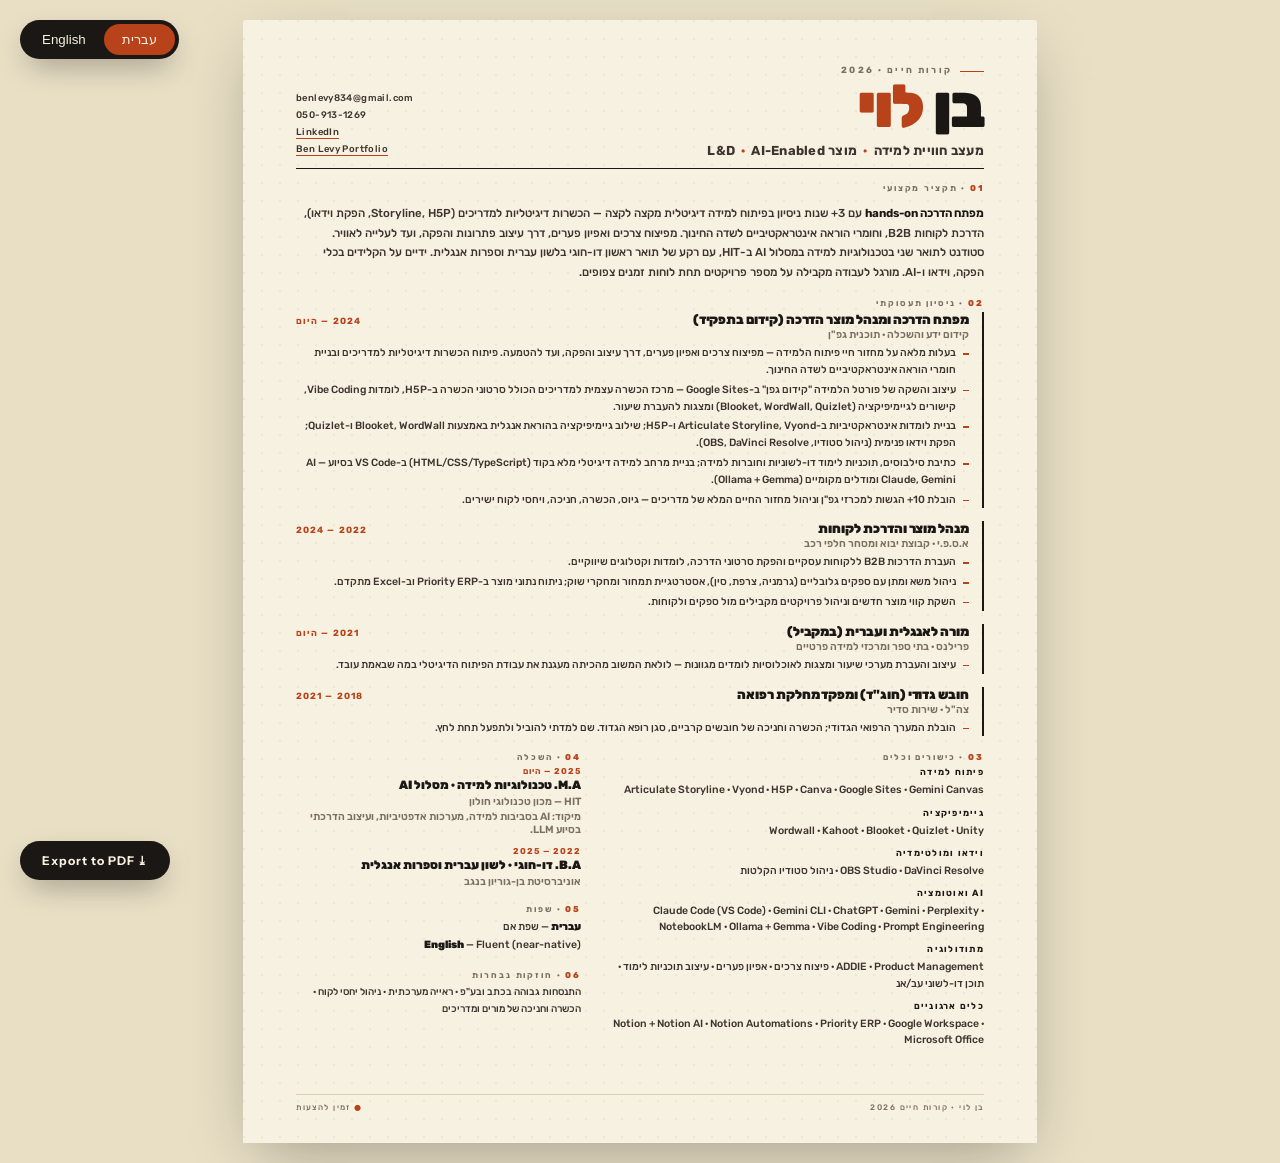
<file: resume/he.html>
<!doctype html>
<html lang="he" dir="rtl" data-active="he">
<head>
  <meta charset="utf-8">
  <meta name="viewport" content="width=device-width,initial-scale=1">
  <title>בן לוי · Ben Levy — קורות חיים 2026</title>
  <meta name="description" content="Ben Levy — Learning Developer · Resume 2026">

  <link rel="preconnect" href="https://fonts.googleapis.com">
  <link rel="preconnect" href="https://fonts.gstatic.com" crossorigin>
  <link href="https://fonts.googleapis.com/css2?family=Rubik:ital,wght@0,300;0,400;0,500;0,600;0,700;0,800;0,900;1,400;1,500;1,700&family=Fraunces:ital,opsz,wght@0,9..144,400;0,9..144,500;0,9..144,700;0,9..144,900&family=Instrument+Sans:ital,wght@0,400;0,500;0,700&family=Newsreader:ital,opsz,wght@0,6..72,400;0,6..72,500;0,6..72,600;0,6..72,700&display=swap" rel="stylesheet">

  <style>
    :root {
      --paper: #F7F1E1;
      --paper-2: #F2EBDB;
      --paper-3: #EDE4CD;
      --ink: #1B1714;
      --ink-soft: #3C342E;
      --muted: #7A6F60;
      --line: #D9CFB6;
      --accent: #B8421A;
      --font-display-he: 'Rubik', system-ui, sans-serif;
      --font-body-he: 'Rubik', system-ui, sans-serif;
      --font-ui-he: 'Rubik', system-ui, sans-serif;
      --font-display-en: 'Fraunces', 'Newsreader', Georgia, serif;
      --font-body-en: 'Newsreader', 'Fraunces', Georgia, serif;
      --font-ui-en: 'Instrument Sans', system-ui, sans-serif;
    }

    * {
      box-sizing: border-box;
      -webkit-print-color-adjust: exact !important;
      print-color-adjust: exact !important;
      color-adjust: exact !important;
    }
    html, body { margin: 0; padding: 0; }

    body {
      background: #E8DFC5;
      color: var(--ink);
      -webkit-font-smoothing: antialiased;
      -moz-osx-font-smoothing: grayscale;
    }

    /* ---------- Language toggle pill ---------- */
    .toggle {
      position: fixed;
      inset-block-start: 20px;
      inset-inline-end: 20px;
      z-index: 100;
      display: inline-flex;
      background: var(--ink);
      border-radius: 999px;
      padding: 4px;
      box-shadow: 0 12px 30px -8px rgba(27,23,20,0.4);
      font-family: 'Instrument Sans', system-ui, sans-serif;
      font-size: 12px;
      font-weight: 700;
      letter-spacing: 0.1em;
      text-transform: uppercase;
    }
    .toggle button {
      background: transparent;
      color: var(--paper);
      border: 0;
      padding: 8px 18px;
      border-radius: 999px;
      cursor: pointer;
      transition: background 0.2s, color 0.2s;
    }
    .toggle button.is-active {
      background: var(--accent);
      color: var(--paper);
    }

    .print-btn {
      position: fixed;
      inset-block-end: 20px;
      inset-inline-end: 20px;
      padding: 12px 22px;
      background: var(--ink);
      color: var(--paper);
      border: 0;
      border-radius: 999px;
      font-family: 'Instrument Sans', system-ui, sans-serif;
      font-size: 12px;
      font-weight: 700;
      letter-spacing: 0.08em;
      cursor: pointer;
      box-shadow: 0 12px 30px -8px rgba(27,23,20,0.4);
      z-index: 100;
    }
    .print-btn:hover { background: var(--accent); }

    /* ---------- A4 page frame ---------- */
    .page {
      inline-size: 210mm;
      block-size: 297mm;
      background: var(--paper);
      margin: 20px auto;
      padding: 12mm 14mm 10mm;
      box-shadow: 0 20px 60px -15px rgba(27, 23, 20, 0.35);
      position: relative;
      overflow: hidden;
    }

    .page::before {
      content: '';
      position: absolute;
      inset: 0;
      background-image: radial-gradient(circle at 1px 1px, rgba(27,23,20,0.05) 1px, transparent 0);
      background-size: 18px 18px;
      pointer-events: none;
    }
    .page > * { position: relative; }

    /* Lang toggling — only one visible at a time on screen */
    html[data-active="he"] .page--en { display: none; }
    html[data-active="en"] .page--he { display: none; }

    /* ---------- HE typography ---------- */
    .page--he {
      direction: rtl;
      font-family: var(--font-body-he);
      font-weight: 500;
    }
    .page--he .head__name {
      font-family: var(--font-display-he);
      font-stretch: 75%;
    }
    .page--he .head__eyebrow,
    .page--he .section__eyebrow,
    .page--he .exp__date,
    .page--he .edu__date,
    .page--he .head__contact,
    .page--he .skills-list .label,
    .page--he .foot {
      font-family: var(--font-ui-he);
    }
    .page--he .section__title {
      font-family: var(--font-display-he);
      font-stretch: 85%;
    }
    /* ---------- EN typography ---------- */
    .page--en {
      direction: ltr;
      font-family: var(--font-body-en);
      font-weight: 400;
    }
    .page--en .head__name {
      font-family: var(--font-display-en);
      font-style: normal;
    }
    .page--en .head__eyebrow,
    .page--en .section__eyebrow,
    .page--en .exp__date,
    .page--en .edu__date,
    .page--en .head__contact,
    .page--en .skills-list .label,
    .page--en .foot {
      font-family: var(--font-ui-en);
    }
    .page--en .section__title {
      font-family: var(--font-display-en);
    }

    /* ---------- Header ---------- */
    .head {
      display: grid;
      grid-template-columns: 1fr auto;
      align-items: flex-end;
      gap: 20px;
      padding-block-end: 10px;
      border-block-end: 1.5px solid var(--ink);
      margin-block-end: 14px;
    }
    .head__eyebrow {
      font-size: 9px;
      font-weight: 700;
      letter-spacing: 0.24em;
      text-transform: uppercase;
      color: var(--muted);
      margin-block-end: 4px;
    }
    .head__eyebrow::before {
      content: '';
      display: inline-block;
      inline-size: 24px;
      block-size: 1px;
      background: var(--accent);
      vertical-align: middle;
      margin-inline-end: 8px;
    }
    .head__name {
      font-size: 60px;
      font-weight: 900;
      letter-spacing: -0.03em;
      line-height: 0.92;
      color: var(--ink);
      margin: 0;
    }
    .head__name .accent { color: var(--accent); }
    .head__title {
      font-size: 13px;
      font-weight: 700;
      letter-spacing: 0.02em;
      color: var(--ink-soft);
      margin-block-start: 8px;
    }
    .head__title .dot { color: var(--accent); margin-inline: 6px; }
    .head__contact {
      font-size: 9.5px;
      font-weight: 500;
      letter-spacing: 0.04em;
      color: var(--ink-soft);
      text-align: left;
      direction: ltr;
      line-height: 1.8;
    }
    .head__contact a {
      color: inherit;
      text-decoration: none;
      transition: color 0.2s;
    }
    .head__contact a:hover { color: var(--accent); }
    .head__contact a.link {
      border-bottom: 1px solid var(--accent);
      padding-bottom: 1px;
    }
    .head__contact div { white-space: nowrap; }

    /* ---------- Sections ---------- */
    .section { margin-block-end: 16px; }
    .section__eyebrow {
      font-size: 8.5px;
      font-weight: 700;
      letter-spacing: 0.22em;
      text-transform: uppercase;
      color: var(--muted);
      margin-block-end: 4px;
    }
    .section__eyebrow .num {
      color: var(--accent);
      font-weight: 800;
    }
    .section__title {
      font-size: 18px;
      font-weight: 900;
      letter-spacing: -0.015em;
      color: var(--ink);
      line-height: 1;
      margin: 0 0 8px;
    }

    /* ---------- Summary ---------- */
    .summary {
      font-size: 11.5px;
      line-height: 1.7;
      color: var(--ink-soft);
      font-weight: 500;
      max-inline-size: 100%;
    }
    .summary strong { color: var(--ink); font-weight: 700; }
    .page--en .summary {
      font-weight: 400;
      font-size: 10.5px;
      line-height: 1.6;
    }
    .page--en .summary strong { font-weight: 700; }
    .page--en .section { margin-block-end: 12px; }
    .page--en .exp { margin-block-end: 10px; padding-inline-start: 12px; }
    .page--en .exp__role { font-size: 12px; }
    .page--en .exp__org { font-size: 10px; margin-block-end: 3px; }
    .page--en .exp__bullets li {
      font-size: 9.5px;
      line-height: 1.55;
      margin-block-end: 2px;
    }
    .page--en .exp__bullets li::before { inset-block-start: 7px; }
    .page--en .skills-list li {
      font-size: 9.5px;
      line-height: 1.5;
      margin-block-end: 6px;
    }
    .page--en .skills-list .label { font-size: 8.5px; }
    .page--en .edu { margin-block-end: 8px; }
    .page--en .edu__degree { font-size: 11px; }
    .page--en .edu__school { font-size: 10px; }
    .page--en .lang { font-size: 10px; line-height: 1.6; }
    .page--en .head__name { font-size: 56px; }
    .page--en .head__title { font-size: 12px; }
    .page--en .head { margin-block-end: 12px; }
    .page--en .cols { gap: 16px; }

    /* ---------- Experience ---------- */
    .exp {
      margin-block-end: 13px;
      padding-inline-start: 13px;
      border-inline-start: 2px solid var(--ink);
      break-inside: avoid;
    }
    .exp__head {
      display: grid;
      grid-template-columns: 1fr auto;
      gap: 12px;
      align-items: baseline;
      margin-block-end: 1px;
    }
    .exp__role {
      font-size: 13px;
      font-weight: 900;
      color: var(--ink);
      margin: 0;
      letter-spacing: -0.005em;
    }
    .exp__date {
      font-size: 9px;
      font-weight: 700;
      letter-spacing: 0.12em;
      text-transform: uppercase;
      color: var(--accent);
      white-space: nowrap;
    }
    .exp__org {
      font-size: 10.5px;
      font-weight: 600;
      color: var(--muted);
      margin-block-end: 4px;
    }
    .exp__bullets {
      list-style: none;
      padding: 0;
      margin: 4px 0 0;
    }
    .exp__bullets li {
      position: relative;
      padding-inline-start: 13px;
      font-size: 10.5px;
      line-height: 1.6;
      color: var(--ink-soft);
      margin-block-end: 3px;
      font-weight: 500;
    }
    .page--en .exp__bullets li { font-weight: 400; }
    .exp__bullets li::before {
      content: '';
      position: absolute;
      inset-inline-start: 0;
      inset-block-start: 8px;
      inline-size: 6px;
      block-size: 1.5px;
      background: var(--accent);
    }

    /* ---------- Columns ---------- */
    .cols {
      display: grid;
      grid-template-columns: 1.35fr 1fr;
      gap: 18px;
    }

    /* ---------- Skills ---------- */
    .skills-list { list-style: none; padding: 0; margin: 0; }
    .skills-list li {
      margin-block-end: 8px;
      font-size: 10.5px;
      line-height: 1.55;
      color: var(--ink-soft);
      font-weight: 500;
    }
    .page--en .skills-list li { font-weight: 400; }
    .skills-list .label {
      display: block;
      font-size: 9px;
      font-weight: 700;
      letter-spacing: 0.14em;
      text-transform: uppercase;
      color: var(--ink);
      margin-block-end: 2px;
    }

    /* ---------- Education ---------- */
    .edu { margin-block-end: 10px; }
    .edu__date {
      font-size: 8.5px;
      font-weight: 700;
      letter-spacing: 0.12em;
      text-transform: uppercase;
      color: var(--accent);
      margin-block-end: 2px;
    }
    .edu__degree {
      font-size: 12px;
      font-weight: 900;
      color: var(--ink);
      line-height: 1.25;
      margin: 0;
    }
    .edu__school {
      font-size: 10.5px;
      font-weight: 600;
      color: var(--muted);
      margin-block-start: 2px;
    }

    /* ---------- Languages / Strengths ---------- */
    .lang {
      font-size: 10.5px;
      font-weight: 500;
      color: var(--ink-soft);
      line-height: 1.7;
    }
    .lang strong { font-weight: 900; color: var(--ink); }
    .page--en .lang { font-weight: 400; }

    /* ---------- Footer ---------- */
    .foot {
      position: absolute;
      inset-block-end: 8mm;
      inset-inline-start: 14mm;
      inset-inline-end: 14mm;
      display: flex;
      justify-content: space-between;
      align-items: center;
      font-size: 8px;
      font-weight: 500;
      letter-spacing: 0.18em;
      text-transform: uppercase;
      color: var(--muted);
      border-block-start: 1px solid var(--line);
      padding-block-start: 8px;
    }
    .foot .mark {
      color: var(--accent);
      font-weight: 800;
    }

    /* ---------- Print ---------- */
    @page { size: A4; margin: 0; }
    @media print {
      html, body { background: #fff; }
      body { margin: 0; }
      .page {
        margin: 0;
        box-shadow: none;
        page-break-after: always;
      }
      .toggle, .print-btn { display: none !important; }
    }
  </style>
</head>
<body>

  <!-- ============ TOGGLE ============ -->
  <div class="toggle" role="tablist" aria-label="Language">
    <button type="button" data-lang-btn="he" class="is-active">עברית</button>
    <button type="button" data-lang-btn="en">English</button>
  </div>

  <!-- ============================================= -->
  <!-- ================ HEBREW PAGE ================ -->
  <!-- ============================================= -->
  <div class="page page--he" lang="he" dir="rtl">

    <header class="head">
      <div>
        <div class="head__eyebrow">קורות חיים · 2026</div>
        <h1 class="head__name">בן <span class="accent">לוי</span></h1>
        <div class="head__title">מעצב חוויית למידה<span class="dot">·</span>מוצר L&amp;D<span class="dot">·</span>AI-Enabled</div>
      </div>
      <div class="head__contact">
        <div><a href="mailto:benlevy834@gmail.com">benlevy834@gmail.com</a></div>
        <div>050-913-1269</div>
        <div><a class="link" href="https://www.linkedin.com/in/ben-levy-6380a3356/" target="_blank" rel="noopener">LinkedIn</a></div>
        <div><a class="link" href="https://benlevy834.github.io/ben-levy-portfolio/" target="_blank" rel="noopener">Ben Levy Portfolio</a></div>
      </div>
    </header>

    <section class="section">
      <div class="section__eyebrow"><span class="num">01</span> · תקציר מקצועי</div>
      <p class="summary">
        <strong>מפתח הדרכה hands-on</strong> עם 3+ שנות ניסיון בפיתוח למידה דיגיטלית מקצה לקצה — הכשרות דיגיטליות למדריכים (Storyline, H5P, הפקת וידאו), הדרכת לקוחות B2B, וחומרי הוראה אינטראקטיביים לשדה החינוך. מפיצוח צרכים ואפיון פערים, דרך עיצוב פתרונות והפקה, ועד לעלייה לאוויר. סטודנט לתואר שני בטכנולוגיות למידה במסלול AI ב-HIT, עם רקע של תואר ראשון דו-חוגי בלשון עברית וספרות אנגלית. ידיים על הקלידים בכלי הפקה, וידאו ו-AI. מורגל לעבודה מקבילה על מספר פרויקטים תחת לוחות זמנים צפופים.
      </p>
    </section>

    <section class="section">
      <div class="section__eyebrow"><span class="num">02</span> · ניסיון תעסוקתי</div>

      <article class="exp">
        <div class="exp__head">
          <h3 class="exp__role">מפתח הדרכה ומנהל מוצר הדרכה (קידום בתפקיד)</h3>
          <div class="exp__date">2024 — היום</div>
        </div>
        <div class="exp__org">קידום ידע והשכלה · תוכנית גפ"ן</div>
        <ul class="exp__bullets">
          <li>בעלות מלאה על מחזור חיי פיתוח הלמידה — מפיצוח צרכים ואפיון פערים, דרך עיצוב והפקה, ועד להטמעה. פיתוח הכשרות דיגיטליות למדריכים ובניית חומרי הוראה אינטראקטיביים לשדה החינוך.</li>
          <li>עיצוב והשקה של פורטל הלמידה "קידום גפן" ב-Google Sites — מרכז הכשרה עצמית למדריכים הכולל סרטוני הכשרה ב-H5P, לומדות Vibe Coding, קישורים לגיימיפיקציה (Blooket, WordWall, Quizlet) ומצגות להעברת שיעור.</li>
          <li>בניית לומדות אינטראקטיביות ב-Articulate Storyline, Vyond ו-H5P; שילוב גיימיפיקציה בהוראת אנגלית באמצעות Blooket, WordWall ו-Quizlet; הפקת וידאו פנימית (ניהול סטודיו, OBS, DaVinci Resolve).</li>
          <li>כתיבת סילבוסים, תוכניות לימוד דו-לשוניות וחוברות למידה; בניית מרחב למידה דיגיטלי מלא בקוד (HTML/CSS/TypeScript) ב-VS Code בסיוע AI — Claude, Gemini ומודלים מקומיים (Ollama + Gemma).</li>
          <li>הובלת 10+ הגשות למכרזי גפ"ן וניהול מחזור החיים המלא של מדריכים — גיוס, הכשרה, חניכה, ויחסי לקוח ישירים.</li>
        </ul>
      </article>

      <article class="exp">
        <div class="exp__head">
          <h3 class="exp__role">מנהל מוצר והדרכת לקוחות</h3>
          <div class="exp__date">2022 — 2024</div>
        </div>
        <div class="exp__org">א.ס.פ.י · קבוצת יבוא ומסחר חלפי רכב</div>
        <ul class="exp__bullets">
          <li>העברת הדרכות B2B ללקוחות עסקיים והפקת סרטוני הדרכה, לומדות וקטלוגים שיווקיים.</li>
          <li>ניהול משא ומתן עם ספקים גלובליים (גרמניה, צרפת, סין), אסטרטגיית תמחור ומחקרי שוק; ניתוח נתוני מוצר ב-Priority ERP וב-Excel מתקדם.</li>
          <li>השקת קווי מוצר חדשים וניהול פרויקטים מקבילים מול ספקים ולקוחות.</li>
        </ul>
      </article>

      <article class="exp">
        <div class="exp__head">
          <h3 class="exp__role">מורה לאנגלית ועברית (במקביל)</h3>
          <div class="exp__date">2021 — היום</div>
        </div>
        <div class="exp__org">פרילנס · בתי ספר ומרכזי למידה פרטיים</div>
        <ul class="exp__bullets">
          <li>עיצוב והעברת מערכי שיעור ומצגות לאוכלוסיות לומדים מגוונות — לולאת המשוב מהכיתה מעגנת את עבודת הפיתוח הדיגיטלי במה שבאמת עובד.</li>
        </ul>
      </article>

      <article class="exp">
        <div class="exp__head">
          <h3 class="exp__role">חובש גדודי (חוג"ד) ומפקד מחלקת רפואה</h3>
          <div class="exp__date">2018 — 2021</div>
        </div>
        <div class="exp__org">צה"ל · שירות סדיר</div>
        <ul class="exp__bullets">
          <li>הובלת המערך הרפואי הגדודי; הכשרה וחניכה של חובשים קרביים, סגן רופא הגדוד. שם למדתי להוביל ולתפעל תחת לחץ.</li>
        </ul>
      </article>
    </section>

    <div class="cols">
      <section class="section">
        <div class="section__eyebrow"><span class="num">03</span> · כישורים וכלים</div>
        <ul class="skills-list">
          <li><span class="label">פיתוח למידה</span>Articulate Storyline · Vyond · H5P · Canva · Google Sites · Gemini Canvas</li>
          <li><span class="label">גיימיפיקציה</span>Wordwall · Kahoot · Blooket · Quizlet · Unity</li>
          <li><span class="label">וידאו ומולטימדיה</span>OBS Studio · DaVinci Resolve · ניהול סטודיו הקלטות</li>
          <li><span class="label">AI ואוטומציה</span>Claude Code (VS Code) · Gemini CLI · ChatGPT · Gemini · Perplexity · NotebookLM · Ollama + Gemma · Vibe Coding · Prompt Engineering</li>
          <li><span class="label">מתודולוגיה</span>ADDIE · Product Management · פיצוח צרכים · אפיון פערים · עיצוב תוכניות לימוד · תוכן דו-לשוני עב/אנ</li>
          <li><span class="label">כלים ארגוניים</span>Notion + Notion AI · Notion Automations · Priority ERP · Google Workspace · Microsoft Office</li>
        </ul>
      </section>

      <div>
        <section class="section">
          <div class="section__eyebrow"><span class="num">04</span> · השכלה</div>
          <div class="edu">
            <div class="edu__date">2025 — היום</div>
            <h3 class="edu__degree">M.A. טכנולוגיות למידה · מסלול AI</h3>
            <div class="edu__school">HIT — מכון טכנולוגי חולון</div>
            <div class="edu__school" style="margin-block-start: 2px;">מיקוד: AI בסביבות למידה, מערכות אדפטיביות, ועיצוב הדרכתי בסיוע LLM.</div>
          </div>
          <div class="edu">
            <div class="edu__date">2022 — 2025</div>
            <h3 class="edu__degree">B.A. דו-חוגי · לשון עברית וספרות אנגלית</h3>
            <div class="edu__school">אוניברסיטת בן-גוריון בנגב</div>
          </div>
        </section>

        <section class="section">
          <div class="section__eyebrow"><span class="num">05</span> · שפות</div>
          <div class="lang"><strong>עברית</strong> — שפת אם<br><strong>English</strong> — Fluent (near-native)</div>
        </section>

        <section class="section" style="margin-bottom: 0;">
          <div class="section__eyebrow"><span class="num">06</span> · חוזקות נבחרות</div>
          <div class="lang" style="font-size: 10px; line-height: 1.7;">
            התנסחות גבוהה בכתב ובע"פ · ראייה מערכתית · ניהול יחסי לקוח · הכשרה וחניכה של מורים ומדריכים
          </div>
        </section>
      </div>
    </div>

    <div class="foot">
      <div>בן לוי · קורות חיים 2026</div>
      <div><span class="mark">●</span> זמין להצעות</div>
    </div>
  </div>

  <!-- ============================================= -->
  <!-- ================ ENGLISH PAGE =============== -->
  <!-- ============================================= -->
  <div class="page page--en" lang="en" dir="ltr">

    <header class="head">
      <div>
        <div class="head__eyebrow">Resume · 2026</div>
        <h1 class="head__name">Ben <span class="accent">Levy</span></h1>
        <div class="head__title">Learning Experience Designer<span class="dot">·</span>L&amp;D Product<span class="dot">·</span>AI-Enabled</div>
      </div>
      <div class="head__contact">
        <div><a href="mailto:benlevy834@gmail.com">benlevy834@gmail.com</a></div>
        <div>+972 50-913-1269</div>
        <div><a class="link" href="https://www.linkedin.com/in/ben-levy-6380a3356/" target="_blank" rel="noopener">LinkedIn</a></div>
        <div><a class="link" href="https://benlevy834.github.io/ben-levy-portfolio/" target="_blank" rel="noopener">Ben Levy Portfolio</a></div>
      </div>
    </header>

    <section class="section">
      <div class="section__eyebrow"><span class="num">01</span> · Professional Summary</div>
      <p class="summary">
        <strong>Hands-on learning developer</strong> with 3+ years delivering end-to-end digital learning — digital instructor training programs (Storyline, H5P, video production), B2B customer education, and interactive K-12 instructional materials. From needs analysis and gap mapping, through solution design and production, all the way to launch. Currently pursuing an M.A. in Learning Technologies (AI track) at HIT, with a dual-major B.A. in Hebrew Linguistics &amp; English Literature from Ben-Gurion University. Fluent across production tools, video, and AI. Comfortable running multiple projects in parallel under tight timelines.
      </p>
    </section>

    <section class="section">
      <div class="section__eyebrow"><span class="num">02</span> · Experience</div>

      <article class="exp">
        <div class="exp__head">
          <h3 class="exp__role">Learning Developer &amp; L&amp;D Product Manager (promoted)</h3>
          <div class="exp__date">2024 — Present</div>
        </div>
        <div class="exp__org">Kidum Yeda V'Haskala · Gefen Program</div>
        <ul class="exp__bullets">
          <li>Own the full learning development lifecycle — needs analysis, gap mapping, design, production, and deployment. Build digital instructor training programs and interactive learning materials for the education sector.</li>
          <li>Designed and launched the "Kidum Gefen" learning portal on Google Sites — a self-training hub for instructors featuring H5P training videos, Vibe Coding modules, gamification links (Blooket, WordWall, Quizlet), and lesson-ready presentations.</li>
          <li>Built interactive learning modules in Articulate Storyline, Vyond, and H5P; integrated gamification into English instruction using Blooket, WordWall, and Quizlet; produced training video end-to-end in-house (studio management, OBS, DaVinci Resolve).</li>
          <li>Authored syllabi, bilingual curricula, and learning workbooks; built a fully custom digital learning space — HTML/CSS/TypeScript in VS Code with AI pair-programming across Claude, Gemini, and local Ollama models.</li>
          <li>Led submissions to 10+ programs in Gefen tenders and owned the full instructor lifecycle — hiring, training, mentoring, and direct client relationships.</li>
        </ul>
      </article>

      <article class="exp">
        <div class="exp__head">
          <h3 class="exp__role">Product Manager &amp; Customer Training</h3>
          <div class="exp__date">2022 — 2024</div>
        </div>
        <div class="exp__org">A.S.P.I · Auto Parts Import &amp; Trade Group</div>
        <ul class="exp__bullets">
          <li>Delivered B2B customer trainings and produced training videos, learning modules, and marketing catalogs.</li>
          <li>Managed negotiations with global suppliers (Germany, France, China), pricing strategy and market research; analyzed product data in Priority ERP and advanced Excel.</li>
          <li>Launched new product lines and managed parallel projects with suppliers and customers.</li>
        </ul>
      </article>

      <article class="exp">
        <div class="exp__head">
          <h3 class="exp__role">English &amp; Hebrew Teacher (in parallel)</h3>
          <div class="exp__date">2021 — Present</div>
        </div>
        <div class="exp__org">Freelance · Schools and private learning centers</div>
        <ul class="exp__bullets">
          <li>Designed and delivered lesson plans for diverse learner populations — the classroom feedback loop is what grounds my digital work in what actually lands with learners.</li>
        </ul>
      </article>

      <article class="exp">
        <div class="exp__head">
          <h3 class="exp__role">Battalion Medic (Hugad) &amp; Medical Platoon Commander</h3>
          <div class="exp__date">2018 — 2021</div>
        </div>
        <div class="exp__org">IDF · Mandatory Service</div>
        <ul class="exp__bullets">
          <li>Led the battalion medical system; trained and mentored combat medics as deputy to the battalion doctor. Where I learned to lead and operate under pressure.</li>
        </ul>
      </article>
    </section>

    <div class="cols">
      <section class="section">
        <div class="section__eyebrow"><span class="num">03</span> · Skills &amp; Tools</div>
        <ul class="skills-list">
          <li><span class="label">Learning Development</span>Articulate Storyline · Vyond · H5P · Canva · Google Sites · Gemini Canvas</li>
          <li><span class="label">Gamification</span>Wordwall · Kahoot · Blooket · Quizlet · Unity</li>
          <li><span class="label">Video &amp; Multimedia</span>OBS Studio · DaVinci Resolve · Recording studio management</li>
          <li><span class="label">AI &amp; Automation</span>Claude Code (VS Code) · Gemini CLI · ChatGPT · Gemini · Perplexity · NotebookLM · Ollama + Gemma · Vibe Coding · Prompt Engineering</li>
          <li><span class="label">Methodology</span>ADDIE · Product Management · Needs Analysis · Gap Mapping · Curriculum Design · Bilingual Content HE/EN</li>
          <li><span class="label">Enterprise Tools</span>Notion + Notion AI · Notion Automations · Priority ERP · Google Workspace · Microsoft Office</li>
        </ul>
      </section>

      <div>
        <section class="section">
          <div class="section__eyebrow"><span class="num">04</span> · Education</div>
          <div class="edu">
            <div class="edu__date">2025 — Present</div>
            <h3 class="edu__degree">M.A. Learning Technologies · AI Track</h3>
            <div class="edu__school">HIT — Holon Institute of Technology</div>
            <div class="edu__school" style="margin-block-start: 2px;">Focus: AI in learning environments, adaptive systems, and LLM-assisted instructional design.</div>
          </div>
          <div class="edu">
            <div class="edu__date">2022 — 2025</div>
            <h3 class="edu__degree">B.A. Dual Major · Hebrew Linguistics &amp; English Literature</h3>
            <div class="edu__school">Ben-Gurion University of the Negev</div>
          </div>
        </section>

        <section class="section">
          <div class="section__eyebrow"><span class="num">05</span> · Languages</div>
          <div class="lang"><strong>Hebrew</strong> — Native<br><strong>English</strong> — Fluent (near-native)</div>
        </section>

        <section class="section" style="margin-bottom: 0;">
          <div class="section__eyebrow"><span class="num">06</span> · Selected Strengths</div>
          <div class="lang" style="font-size: 10px; line-height: 1.7;">
            Strong written and spoken communication · Systems thinking · Client relationship management · Training and mentoring teachers and instructors
          </div>
        </section>
      </div>
    </div>

    <div class="foot">
      <div>Ben Levy · Resume 2026</div>
      <div><span class="mark">●</span> Available for opportunities</div>
    </div>
  </div>

  <button class="print-btn" onclick="window.print()">⤓ Export to PDF</button>

  <script>
    (function () {
      var html = document.documentElement;
      var buttons = document.querySelectorAll('[data-lang-btn]');
      buttons.forEach(function (btn) {
        btn.addEventListener('click', function () {
          var lang = btn.getAttribute('data-lang-btn');
          html.setAttribute('data-active', lang);
          html.setAttribute('lang', lang);
          html.setAttribute('dir', lang === 'he' ? 'rtl' : 'ltr');
          buttons.forEach(function (b) {
            b.classList.toggle('is-active', b === btn);
          });
          // Update print button label
          var printBtn = document.querySelector('.print-btn');
          if (printBtn) {
            printBtn.textContent = lang === 'he' ? '⤓ יצוא ל-PDF' : '⤓ Export to PDF';
          }
        });
      });
    })();
  </script>
</body>
</html>
</file>
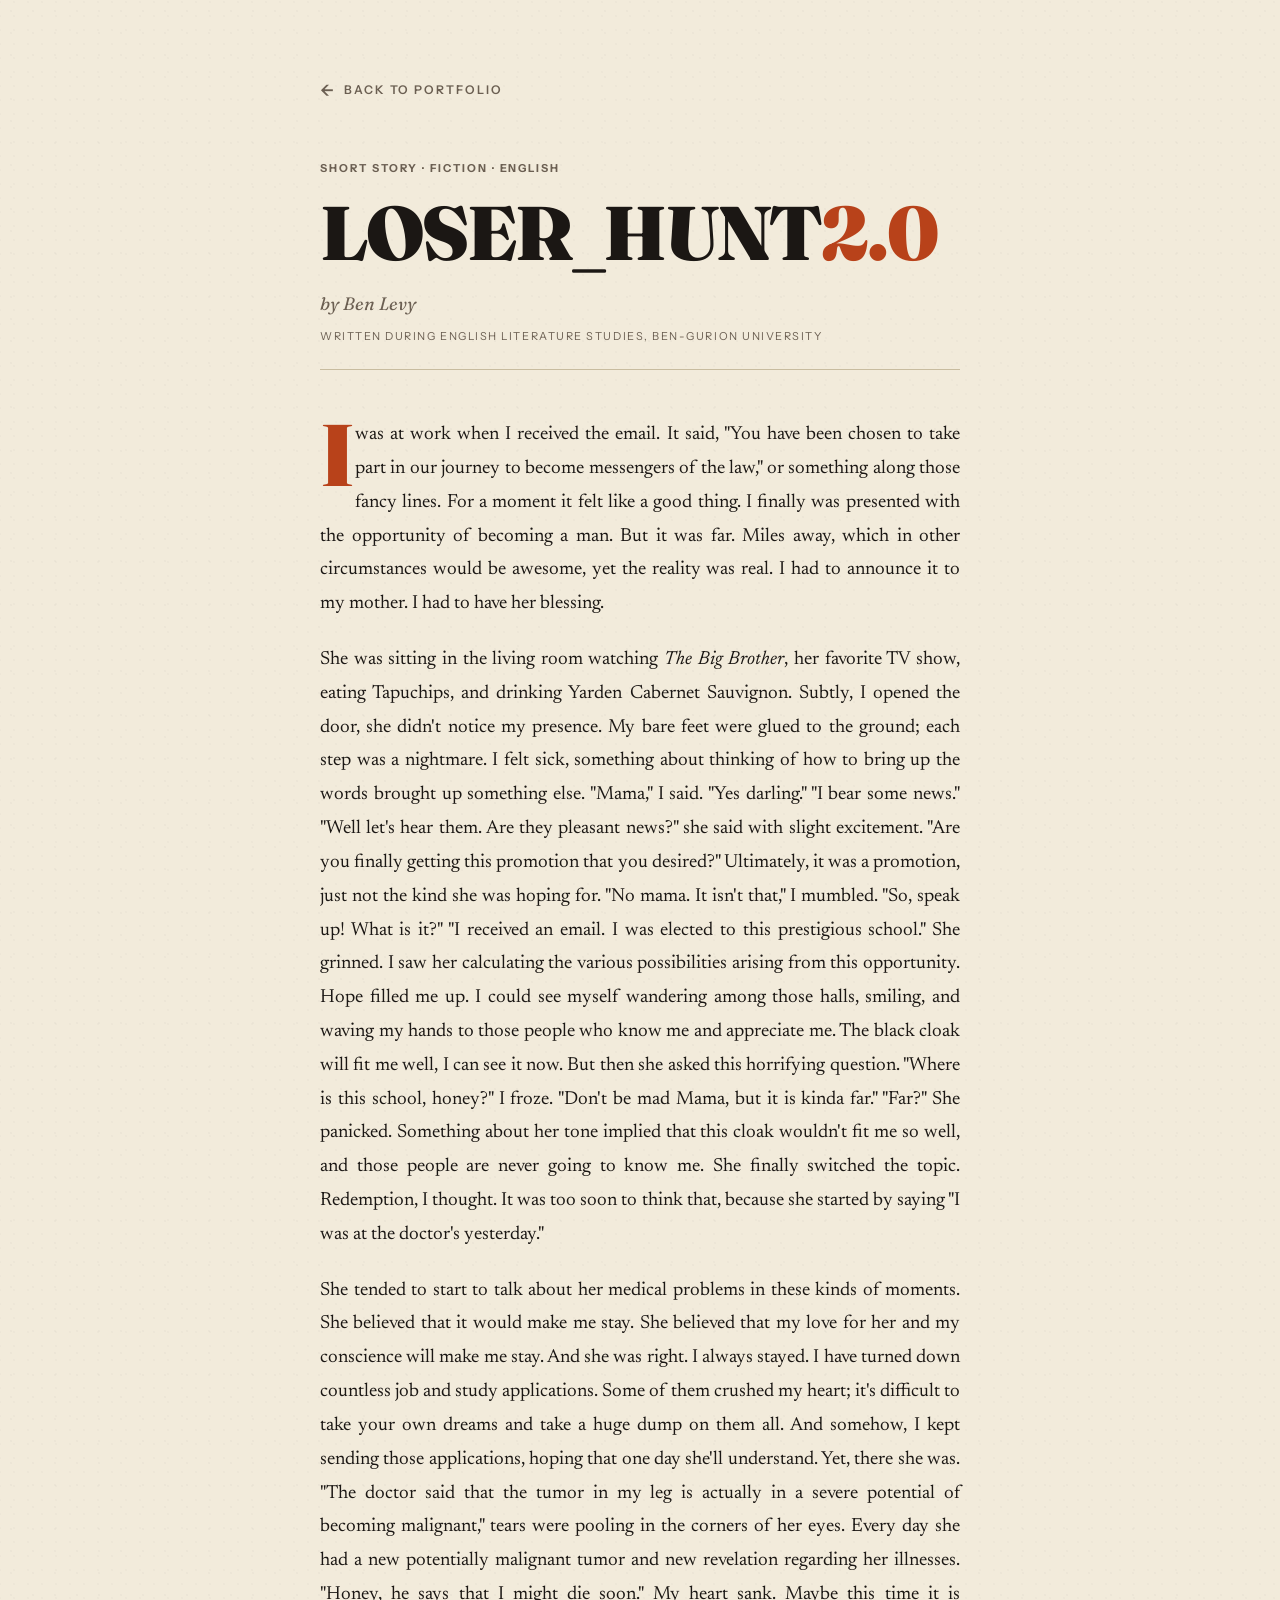
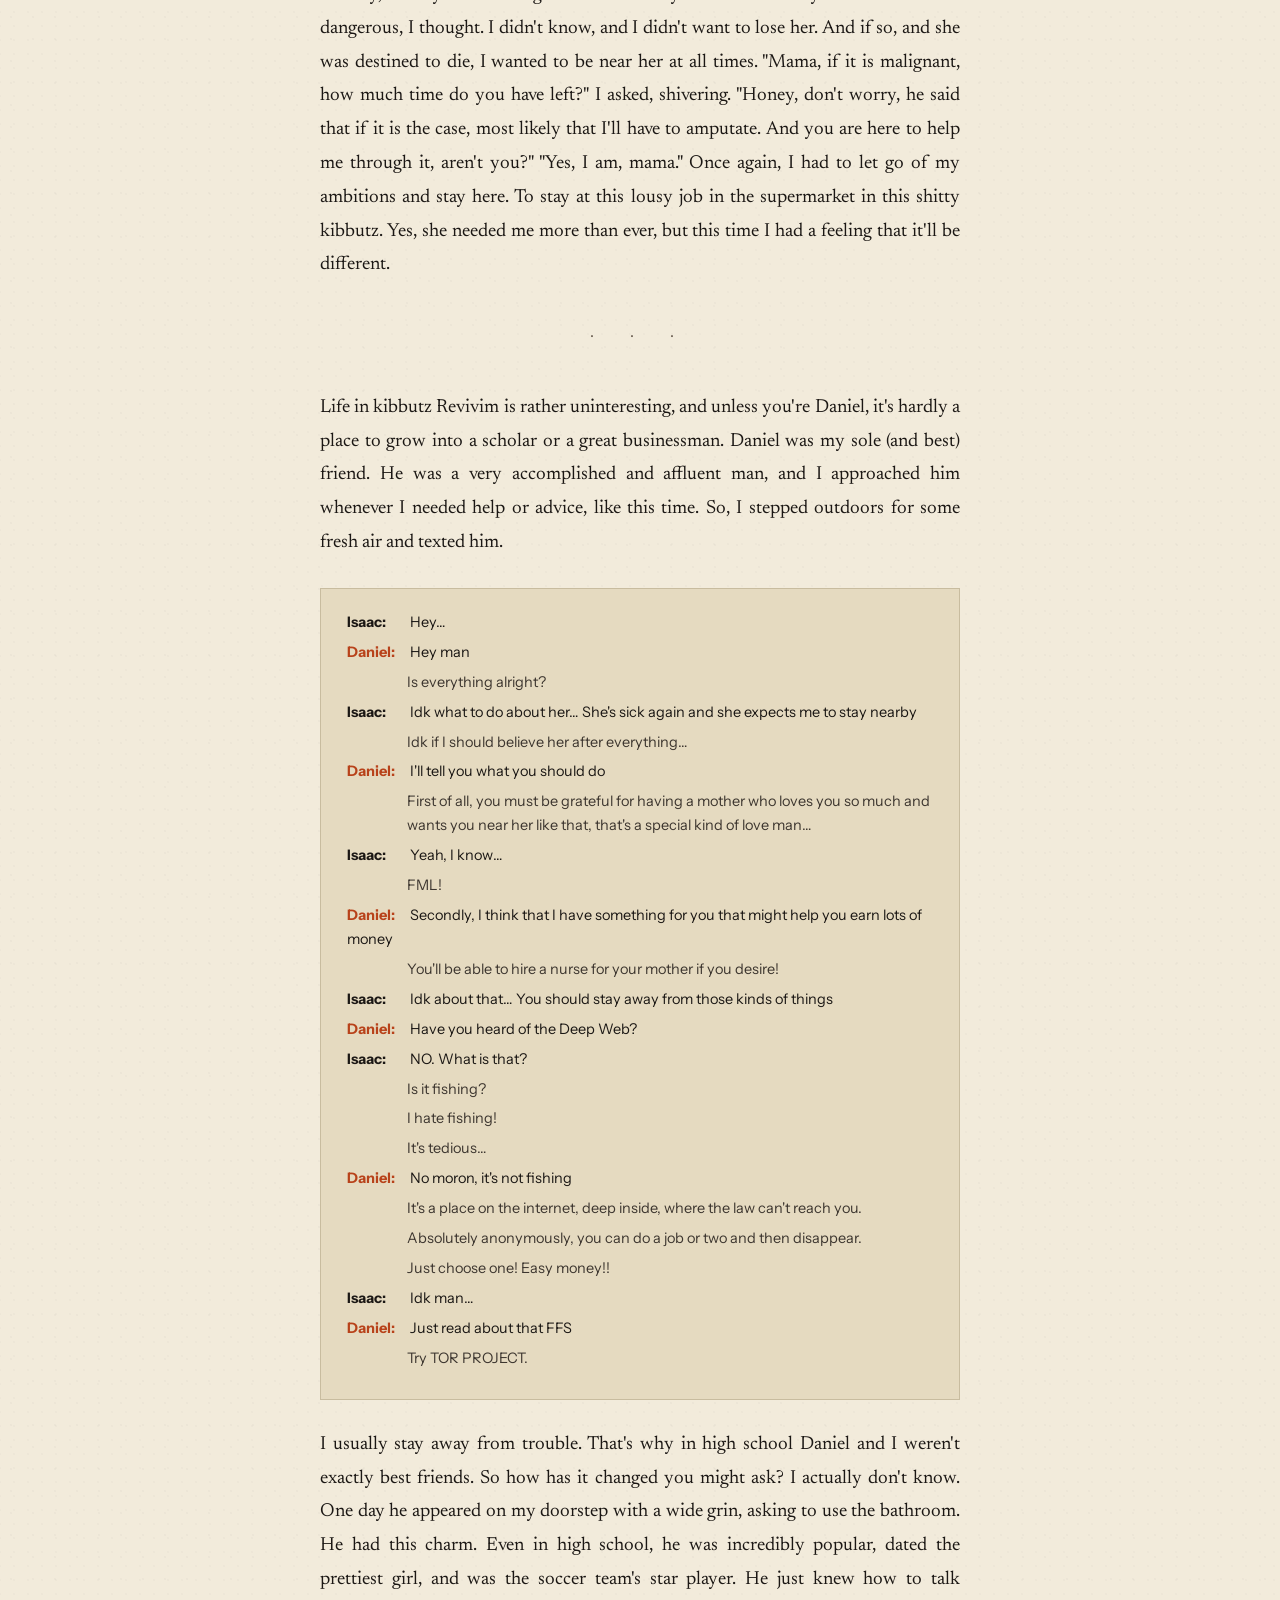
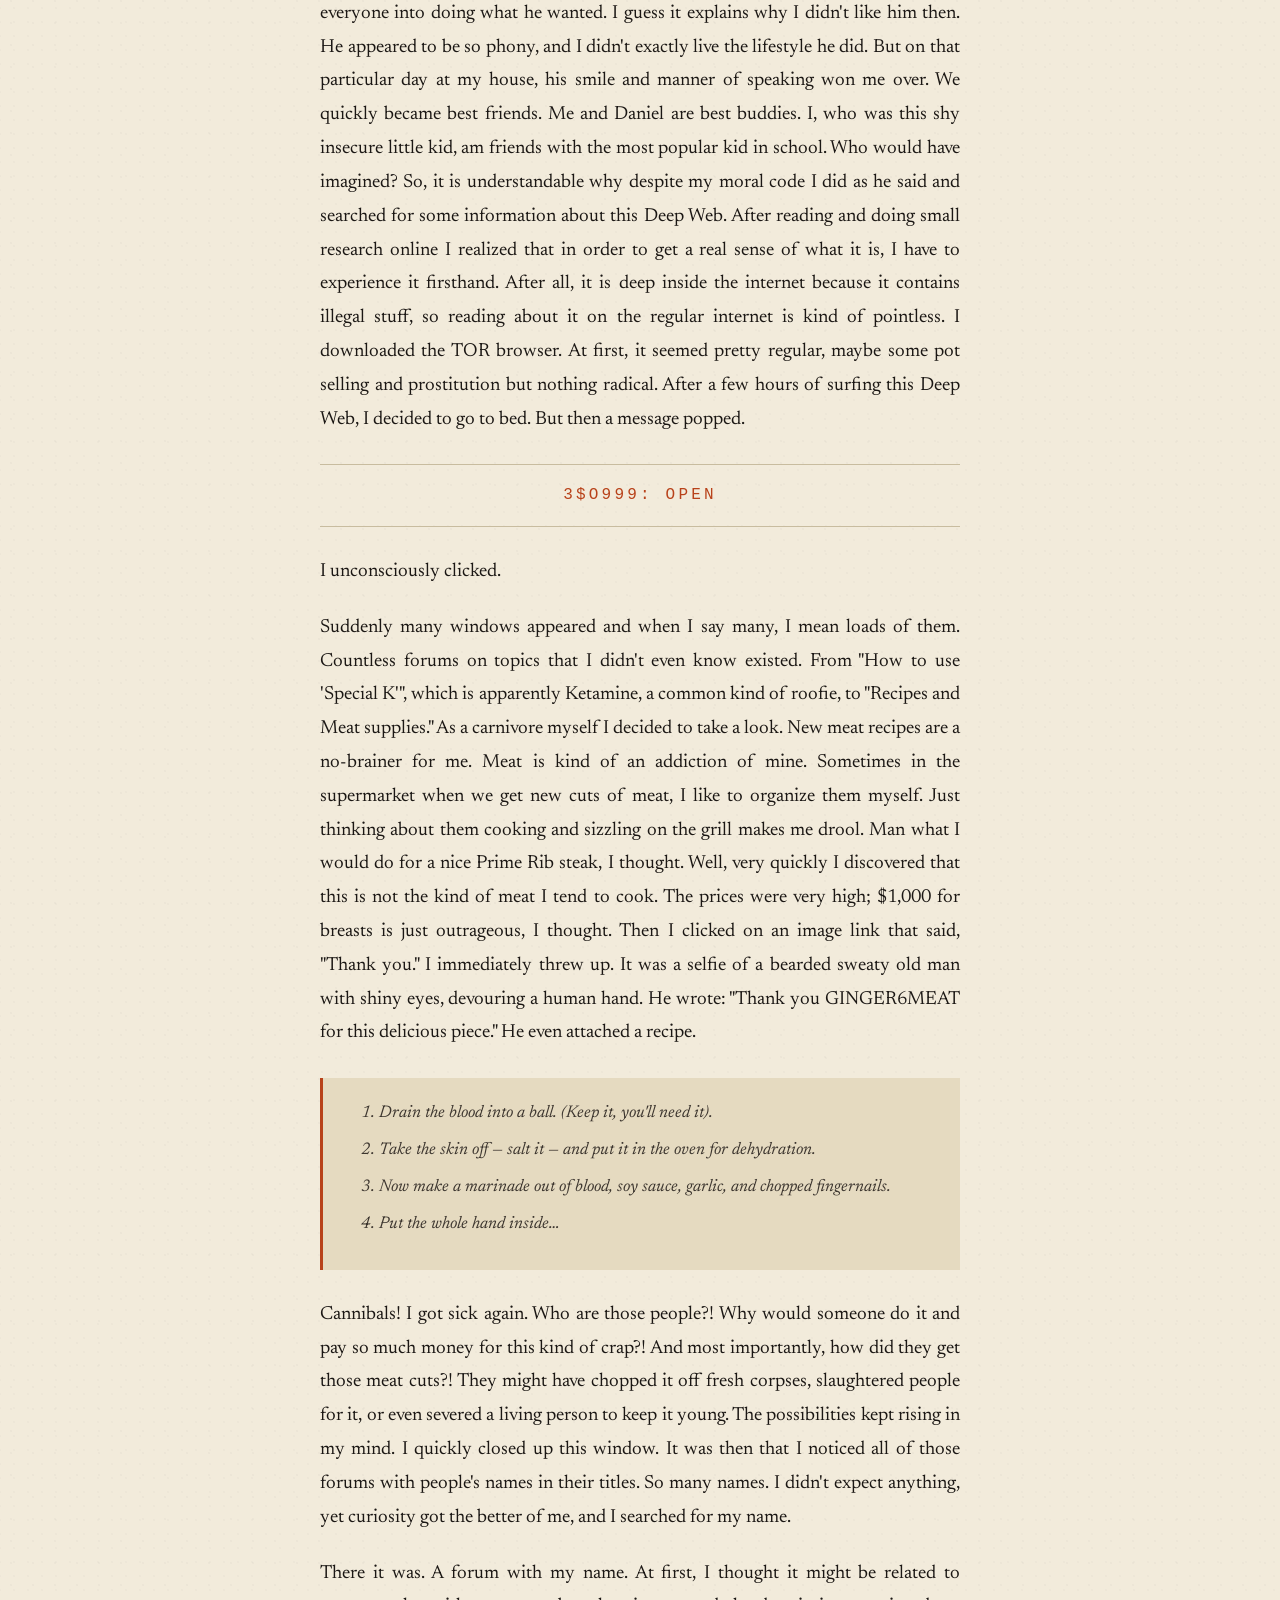
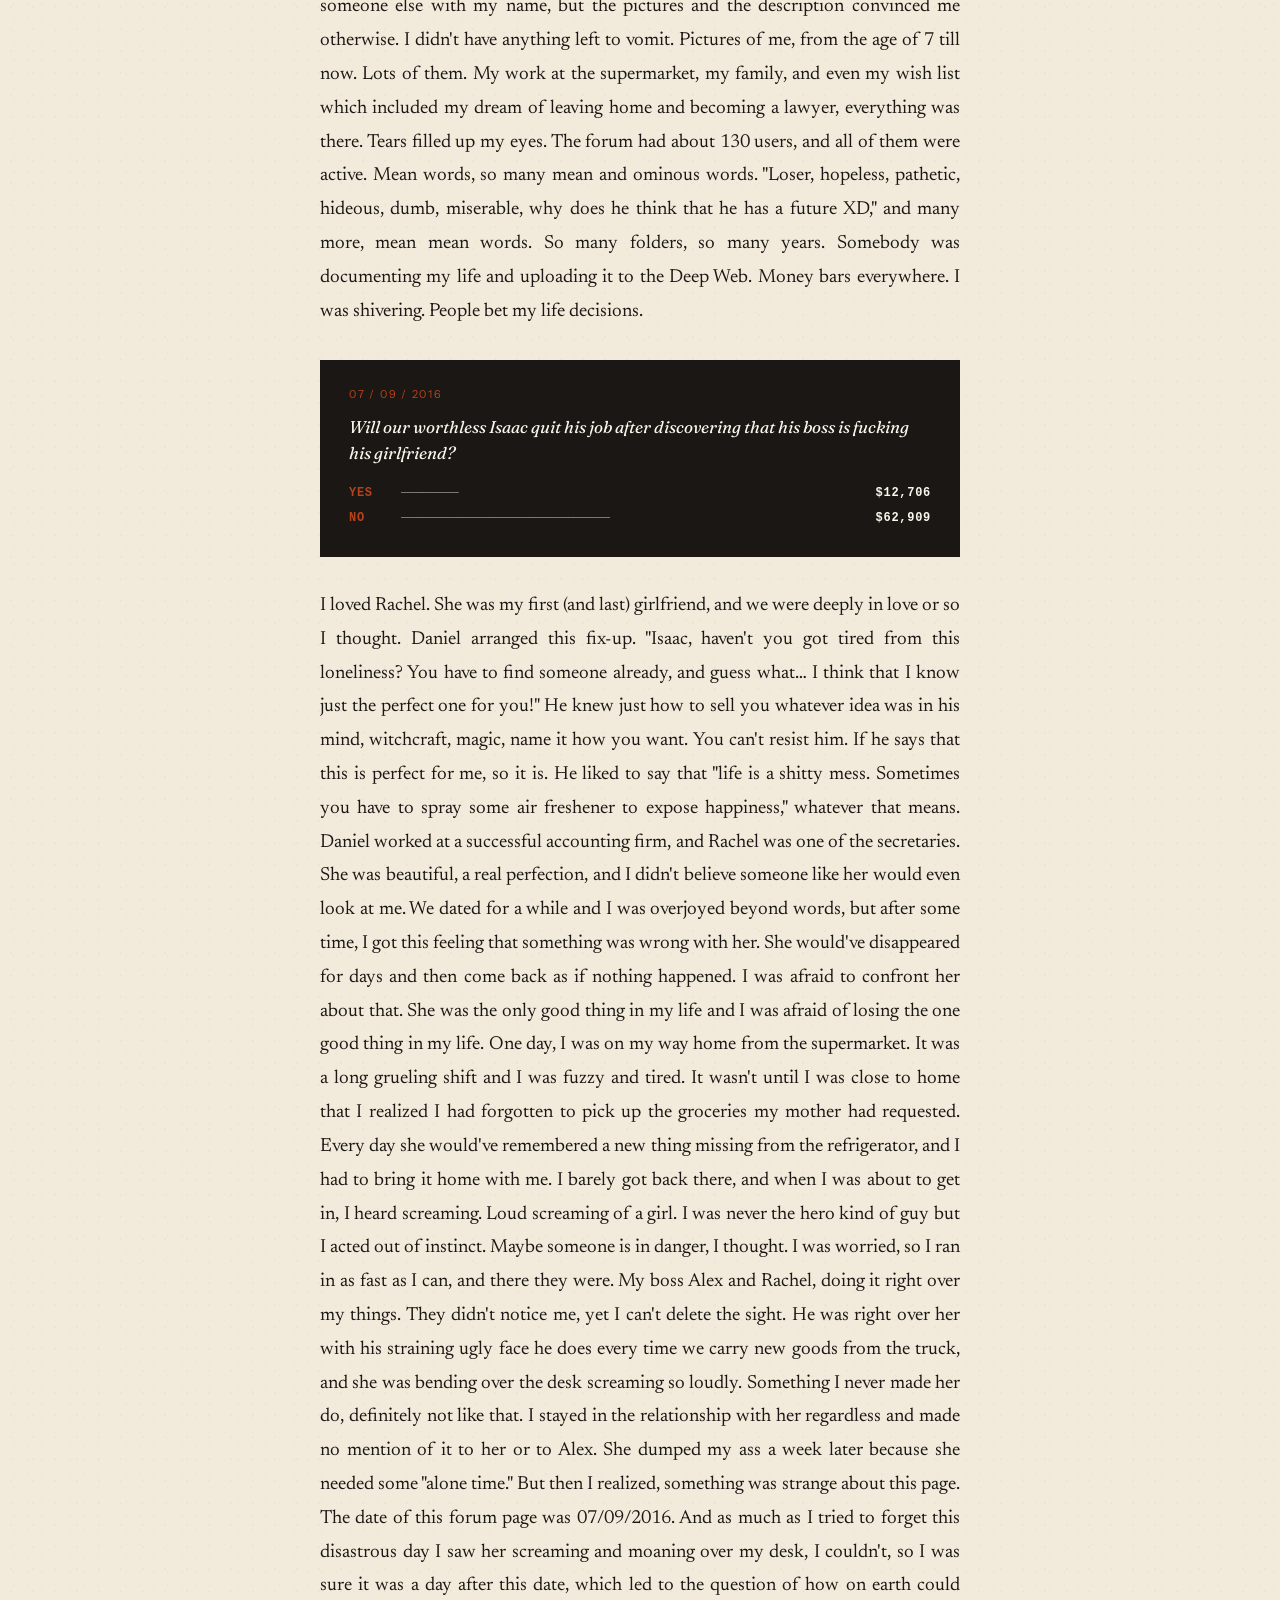
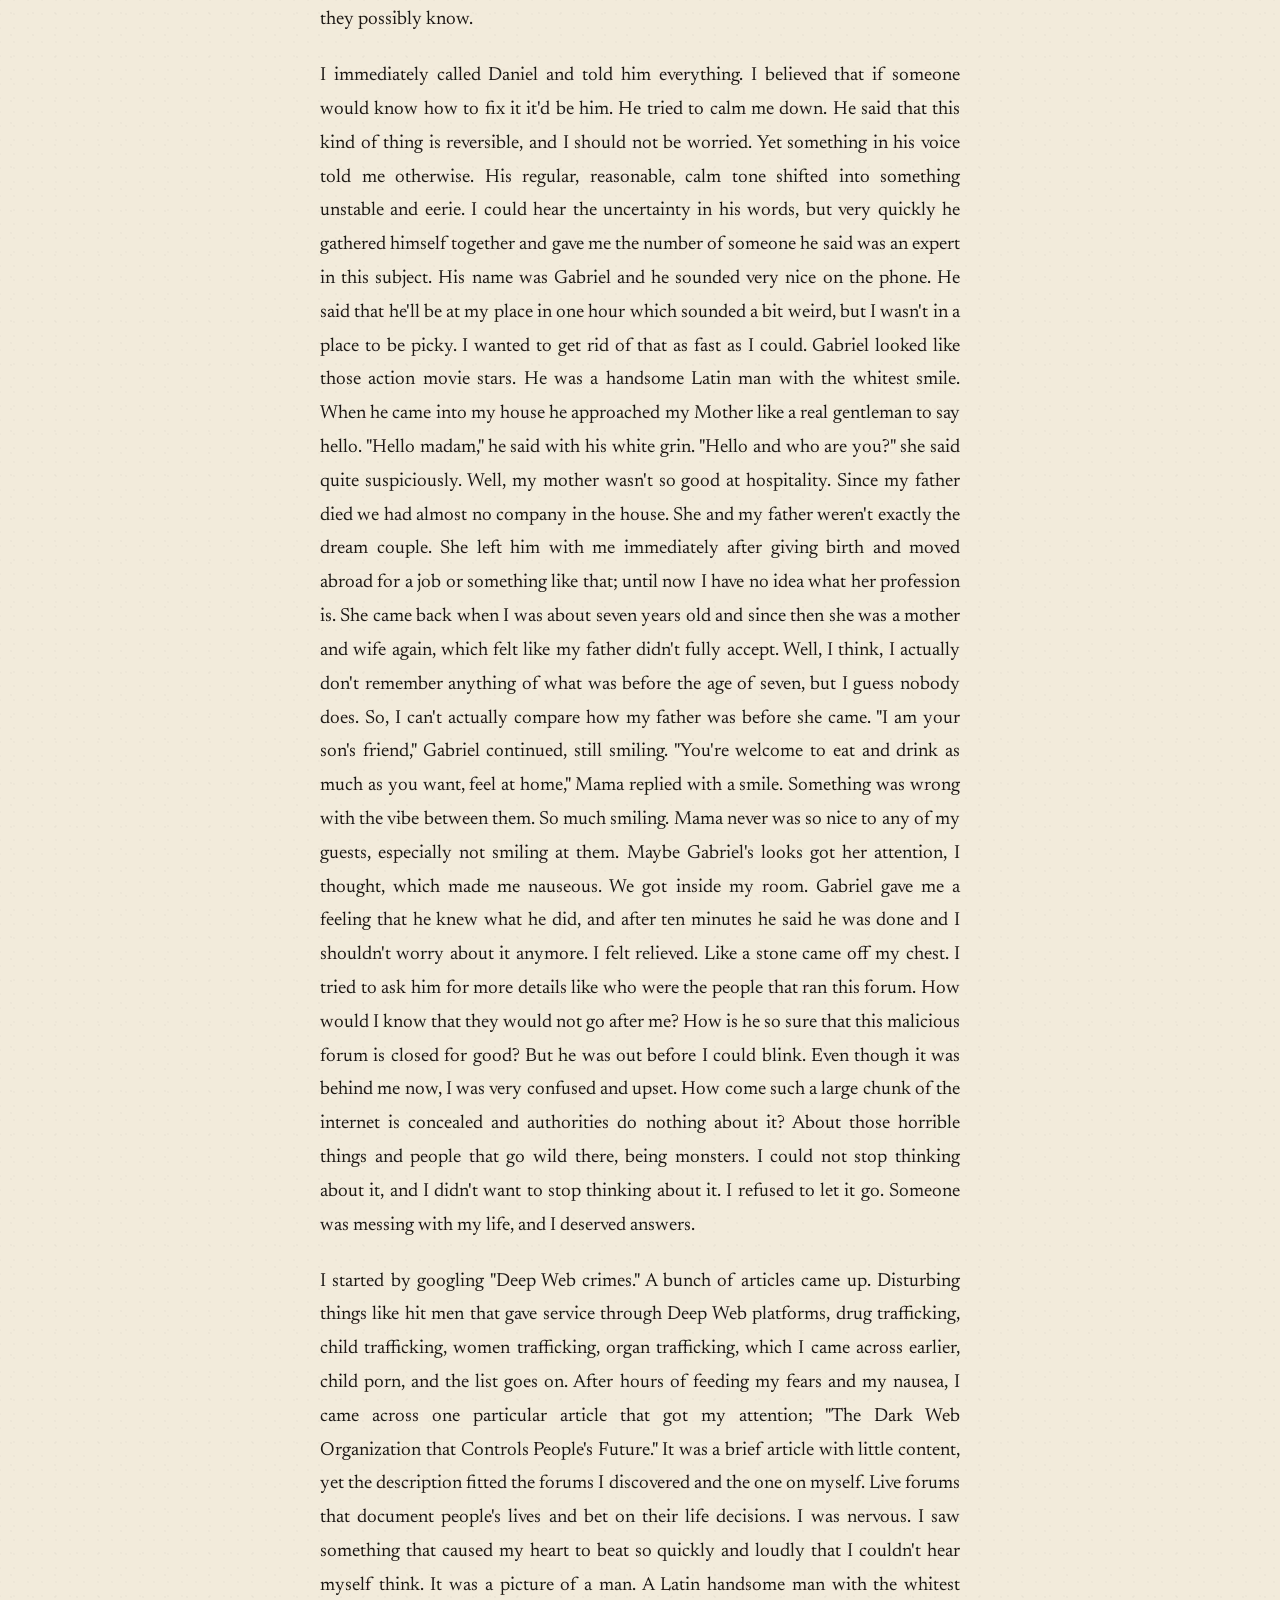
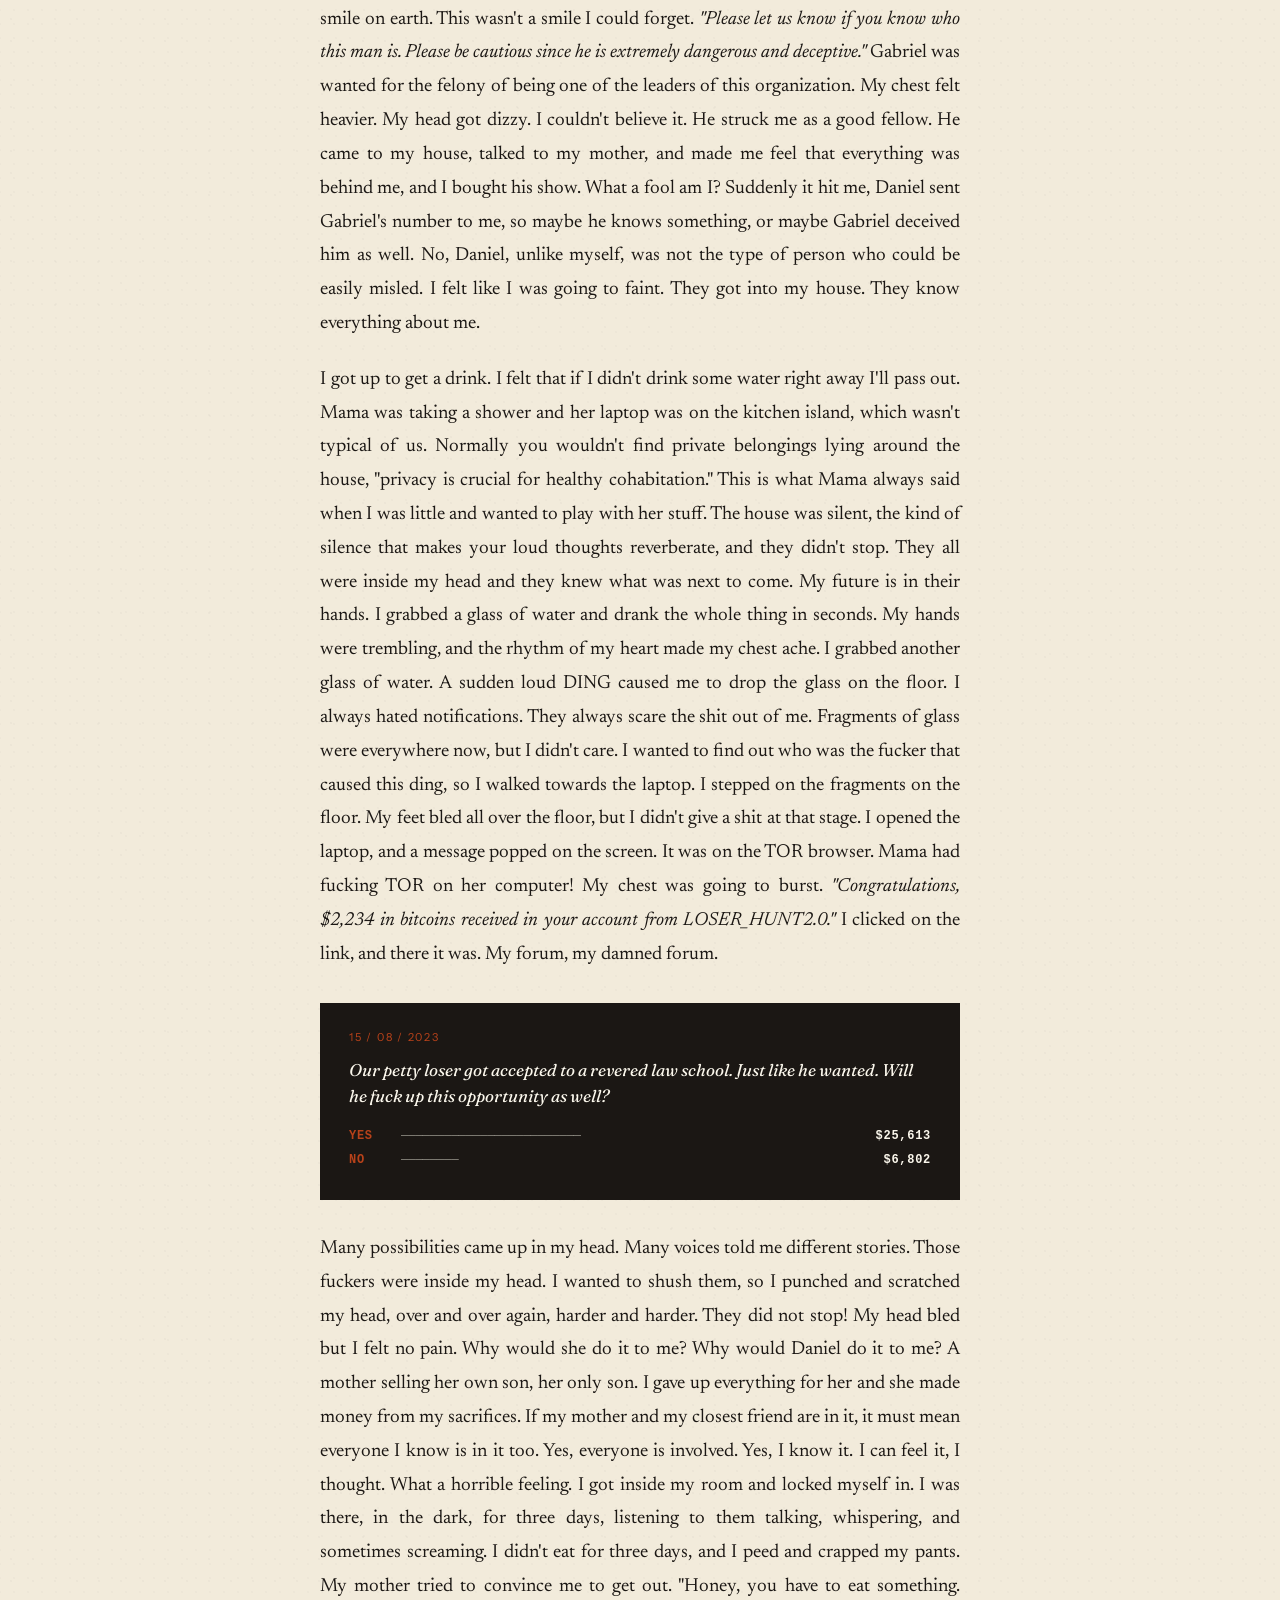
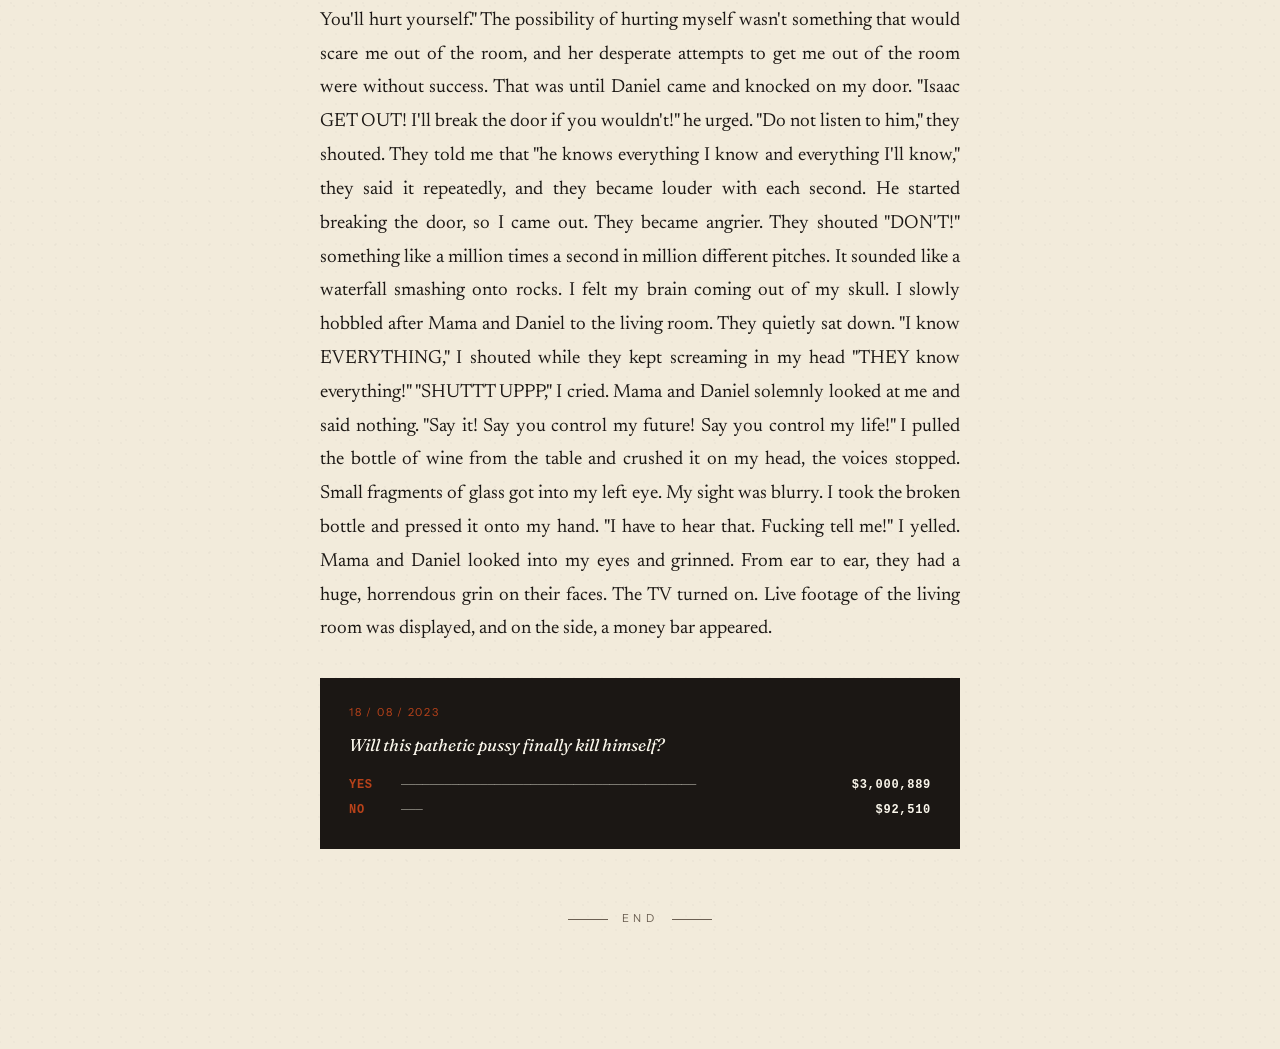
<file: writing/loser-hunt.html>
<!doctype html>
<html lang="en">
<head>
  <meta charset="utf-8">
  <meta name="viewport" content="width=device-width,initial-scale=1,viewport-fit=cover">
  <title>LOSER_HUNT 2.0 — A short story by Ben Levy</title>
  <meta name="description" content="LOSER_HUNT 2.0 — a short psychological horror story by Ben Levy.">
  <meta name="theme-color" content="#F2EBDB">

  <link rel="icon" type="image/svg+xml" href="../assets/img/favicon.svg">

  <link rel="preconnect" href="https://fonts.googleapis.com">
  <link rel="preconnect" href="https://fonts.gstatic.com" crossorigin>
  <link href="https://fonts.googleapis.com/css2?family=Frank+Ruhl+Libre:wght@400;500;700;900&family=Fraunces:ital,opsz,wght@0,9..144,400;0,9..144,500;0,9..144,700;0,9..144,900;1,9..144,400;1,9..144,700;1,9..144,900&family=Instrument+Sans:ital,wght@0,400;0,500;0,700;1,400&family=Newsreader:ital,opsz,wght@0,6..72,400;0,6..72,500;0,6..72,600;0,6..72,700;1,6..72,400;1,6..72,600&display=swap" rel="stylesheet">

  <link rel="stylesheet" href="../assets/css/styles.css">

  <style>
    .story {
      max-inline-size: 720px;
      margin: 0 auto;
      padding: clamp(40px, 6vw, 80px) clamp(20px, 5vw, 40px) 120px;
    }
    .story__back {
      display: inline-flex;
      align-items: center;
      gap: 8px;
      font-family: var(--font-ui);
      font-size: 12px;
      font-weight: 600;
      letter-spacing: 0.16em;
      text-transform: uppercase;
      color: var(--muted);
      text-decoration: none;
      margin-block-end: 56px;
      transition: color var(--t-fast);
    }
    .story__back:hover { color: var(--ink); }
    .story__back::before { content: '←'; font-size: 16px; }

    .story__eyebrow {
      font-family: var(--font-ui);
      font-size: 11px;
      font-weight: 700;
      letter-spacing: 0.18em;
      text-transform: uppercase;
      color: var(--muted);
      margin-block-end: 18px;
    }
    .story__title {
      font-family: var(--font-display);
      font-size: clamp(40px, 7vw, 76px);
      font-weight: 900;
      letter-spacing: -0.03em;
      line-height: 1.0;
      color: var(--ink);
      margin-block-end: 18px;
    }
    .story__byline {
      font-family: var(--font-display);
      font-style: italic;
      font-size: 18px;
      color: var(--muted);
      margin-block-end: 8px;
    }
    .story__meta {
      font-family: var(--font-ui);
      font-size: 11px;
      letter-spacing: 0.14em;
      text-transform: uppercase;
      color: var(--muted);
      padding-block-end: 24px;
      border-block-end: 1px solid var(--line);
      margin-block-end: 48px;
    }

    .story__body {
      font-family: var(--font-reading, 'Newsreader', Georgia, serif);
      font-size: 19px;
      line-height: 1.78;
      color: var(--ink);
    }
    .story__body p {
      margin-block-end: 22px;
      text-align: justify;
      hyphens: auto;
    }
    .story__body p:first-of-type::first-letter {
      font-family: var(--font-display);
      font-size: 4.6em;
      font-weight: 900;
      float: left;
      line-height: 0.85;
      padding-block-start: 6px;
      padding-inline-end: 10px;
      color: var(--accent);
    }

    .story__divider {
      display: block;
      text-align: center;
      margin-block: 40px;
      color: var(--muted);
      font-size: 16px;
      letter-spacing: 1em;
    }
    .story__divider::before { content: '· · ·'; }

    /* Chat block */
    .story__chat {
      margin-block: 28px;
      padding: 22px 26px;
      background: var(--paper-3);
      border: 1px solid var(--line);
      font-family: var(--font-ui);
      font-size: 14.5px;
      line-height: 1.65;
    }
    .story__chat-line {
      margin-block-end: 6px;
    }
    .story__chat-line strong {
      display: inline-block;
      min-inline-size: 60px;
      font-weight: 700;
      color: var(--ink);
    }
    .story__chat-line.daniel strong { color: var(--accent); }
    .story__chat-line.indent {
      padding-inline-start: 60px;
      color: var(--ink-soft);
    }

    /* Recipe block */
    .story__recipe {
      margin-block: 28px;
      padding: 22px 28px 22px 56px;
      border-inline-start: 3px solid var(--accent);
      background: var(--paper-3);
      font-family: var(--font-reading, 'Newsreader', Georgia, serif);
      font-size: 17px;
      line-height: 1.7;
      color: var(--ink-soft);
      font-style: italic;
    }
    .story__recipe ol {
      padding-inline-start: 0;
      margin: 0;
    }
    .story__recipe li {
      margin-block-end: 8px;
    }

    /* Forum / bet block */
    .story__forum {
      margin-block: 32px;
      padding: 24px 28px;
      background: #1B1714;
      color: #FBF7EC;
      border: 1px solid #1B1714;
      font-family: 'Courier New', monospace;
      font-size: 14px;
      line-height: 1.7;
    }
    .story__forum-date {
      font-family: var(--font-ui);
      font-size: 11px;
      letter-spacing: 0.16em;
      text-transform: uppercase;
      color: var(--accent);
      margin-block-end: 10px;
    }
    .story__forum-prompt {
      font-family: var(--font-display);
      font-style: italic;
      font-size: 17px;
      line-height: 1.5;
      color: #FBF7EC;
      margin-block-end: 18px;
    }
    .story__forum-bet {
      font-size: 12px;
      letter-spacing: 0.06em;
    }
    .story__forum-bet div {
      display: flex;
      align-items: baseline;
      gap: 12px;
      margin-block-end: 4px;
    }
    .story__forum-bet .lbl {
      inline-size: 40px;
      color: var(--accent);
      font-weight: 700;
    }
    .story__forum-bet .bar {
      flex: 1;
      color: rgba(251,247,236,0.5);
      letter-spacing: 0;
      overflow: hidden;
      white-space: nowrap;
    }
    .story__forum-bet .amt {
      color: #FBF7EC;
      font-weight: 700;
    }

    .story__signal {
      display: block;
      margin-block: 28px;
      text-align: center;
      font-family: 'Courier New', monospace;
      font-size: 16px;
      letter-spacing: 0.2em;
      color: var(--accent);
      padding: 16px;
      border-block: 1px solid var(--line);
    }

    .story__end {
      display: block;
      margin-block-start: 60px;
      text-align: center;
      font-family: var(--font-ui);
      font-size: 11px;
      letter-spacing: 0.4em;
      color: var(--muted);
    }
    .story__end::before, .story__end::after {
      content: '';
      display: inline-block;
      inline-size: 40px;
      block-size: 1px;
      background: var(--muted);
      vertical-align: middle;
      margin-inline: 14px;
    }

    @media (max-width: 600px) {
      .story__body { font-size: 17px; }
      .story__forum { font-size: 12.5px; padding: 18px 20px; }
      .story__forum-bet .bar { display: none; }
    }
  </style>
</head>
<body>

  <main class="story">
    <a class="story__back" href="../index.html#writing">Back to portfolio</a>

    <div class="story__eyebrow">Short Story · Fiction · English</div>
    <h1 class="story__title">LOSER_HUNT<span style="color: var(--accent);">2.0</span></h1>
    <div class="story__byline">by Ben Levy</div>
    <div class="story__meta">Written during English Literature studies, Ben-Gurion University</div>

    <div class="story__body">

      <p>I was at work when I received the email. It said, "You have been chosen to take part in our journey to become messengers of the law," or something along those fancy lines. For a moment it felt like a good thing. I finally was presented with the opportunity of becoming a man. But it was far. Miles away, which in other circumstances would be awesome, yet the reality was real. I had to announce it to my mother. I had to have her blessing.</p>

      <p>She was sitting in the living room watching <em>The Big Brother</em>, her favorite TV show, eating Tapuchips, and drinking Yarden Cabernet Sauvignon. Subtly, I opened the door, she didn't notice my presence. My bare feet were glued to the ground; each step was a nightmare. I felt sick, something about thinking of how to bring up the words brought up something else. "Mama," I said. "Yes darling." "I bear some news." "Well let's hear them. Are they pleasant news?" she said with slight excitement. "Are you finally getting this promotion that you desired?" Ultimately, it was a promotion, just not the kind she was hoping for. "No mama. It isn't that," I mumbled. "So, speak up! What is it?" "I received an email. I was elected to this prestigious school." She grinned. I saw her calculating the various possibilities arising from this opportunity. Hope filled me up. I could see myself wandering among those halls, smiling, and waving my hands to those people who know me and appreciate me. The black cloak will fit me well, I can see it now. But then she asked this horrifying question. "Where is this school, honey?" I froze. "Don't be mad Mama, but it is kinda far." "Far?" She panicked. Something about her tone implied that this cloak wouldn't fit me so well, and those people are never going to know me. She finally switched the topic. Redemption, I thought. It was too soon to think that, because she started by saying "I was at the doctor's yesterday."</p>

      <p>She tended to start to talk about her medical problems in these kinds of moments. She believed that it would make me stay. She believed that my love for her and my conscience will make me stay. And she was right. I always stayed. I have turned down countless job and study applications. Some of them crushed my heart; it's difficult to take your own dreams and take a huge dump on them all. And somehow, I kept sending those applications, hoping that one day she'll understand. Yet, there she was. "The doctor said that the tumor in my leg is actually in a severe potential of becoming malignant," tears were pooling in the corners of her eyes. Every day she had a new potentially malignant tumor and new revelation regarding her illnesses. "Honey, he says that I might die soon." My heart sank. Maybe this time it is dangerous, I thought. I didn't know, and I didn't want to lose her. And if so, and she was destined to die, I wanted to be near her at all times. "Mama, if it is malignant, how much time do you have left?" I asked, shivering. "Honey, don't worry, he said that if it is the case, most likely that I'll have to amputate. And you are here to help me through it, aren't you?" "Yes, I am, mama." Once again, I had to let go of my ambitions and stay here. To stay at this lousy job in the supermarket in this shitty kibbutz. Yes, she needed me more than ever, but this time I had a feeling that it'll be different.</p>

      <span class="story__divider"></span>

      <p>Life in kibbutz Revivim is rather uninteresting, and unless you're Daniel, it's hardly a place to grow into a scholar or a great businessman. Daniel was my sole (and best) friend. He was a very accomplished and affluent man, and I approached him whenever I needed help or advice, like this time. So, I stepped outdoors for some fresh air and texted him.</p>

      <div class="story__chat">
        <div class="story__chat-line"><strong>Isaac:</strong> Hey…</div>
        <div class="story__chat-line daniel"><strong>Daniel:</strong> Hey man</div>
        <div class="story__chat-line indent">Is everything alright?</div>
        <div class="story__chat-line"><strong>Isaac:</strong> Idk what to do about her… She's sick again and she expects me to stay nearby</div>
        <div class="story__chat-line indent">Idk if I should believe her after everything…</div>
        <div class="story__chat-line daniel"><strong>Daniel:</strong> I'll tell you what you should do</div>
        <div class="story__chat-line indent">First of all, you must be grateful for having a mother who loves you so much and wants you near her like that, that's a special kind of love man…</div>
        <div class="story__chat-line"><strong>Isaac:</strong> Yeah, I know…</div>
        <div class="story__chat-line indent">FML!</div>
        <div class="story__chat-line daniel"><strong>Daniel:</strong> Secondly, I think that I have something for you that might help you earn lots of money</div>
        <div class="story__chat-line indent">You'll be able to hire a nurse for your mother if you desire!</div>
        <div class="story__chat-line"><strong>Isaac:</strong> Idk about that… You should stay away from those kinds of things</div>
        <div class="story__chat-line daniel"><strong>Daniel:</strong> Have you heard of the Deep Web?</div>
        <div class="story__chat-line"><strong>Isaac:</strong> NO. What is that?</div>
        <div class="story__chat-line indent">Is it fishing?</div>
        <div class="story__chat-line indent">I hate fishing!</div>
        <div class="story__chat-line indent">It's tedious…</div>
        <div class="story__chat-line daniel"><strong>Daniel:</strong> No moron, it's not fishing</div>
        <div class="story__chat-line indent">It's a place on the internet, deep inside, where the law can't reach you.</div>
        <div class="story__chat-line indent">Absolutely anonymously, you can do a job or two and then disappear.</div>
        <div class="story__chat-line indent">Just choose one! Easy money!!</div>
        <div class="story__chat-line"><strong>Isaac:</strong> Idk man…</div>
        <div class="story__chat-line daniel"><strong>Daniel:</strong> Just read about that FFS</div>
        <div class="story__chat-line indent">Try TOR PROJECT.</div>
      </div>

      <p>I usually stay away from trouble. That's why in high school Daniel and I weren't exactly best friends. So how has it changed you might ask? I actually don't know. One day he appeared on my doorstep with a wide grin, asking to use the bathroom. He had this charm. Even in high school, he was incredibly popular, dated the prettiest girl, and was the soccer team's star player. He just knew how to talk everyone into doing what he wanted. I guess it explains why I didn't like him then. He appeared to be so phony, and I didn't exactly live the lifestyle he did. But on that particular day at my house, his smile and manner of speaking won me over. We quickly became best friends. Me and Daniel are best buddies. I, who was this shy insecure little kid, am friends with the most popular kid in school. Who would have imagined? So, it is understandable why despite my moral code I did as he said and searched for some information about this Deep Web. After reading and doing small research online I realized that in order to get a real sense of what it is, I have to experience it firsthand. After all, it is deep inside the internet because it contains illegal stuff, so reading about it on the regular internet is kind of pointless. I downloaded the TOR browser. At first, it seemed pretty regular, maybe some pot selling and prostitution but nothing radical. After a few hours of surfing this Deep Web, I decided to go to bed. But then a message popped.</p>

      <div class="story__signal">3$O999: OPEN</div>

      <p>I unconsciously clicked.</p>

      <p>Suddenly many windows appeared and when I say many, I mean loads of them. Countless forums on topics that I didn't even know existed. From "How to use 'Special K'", which is apparently Ketamine, a common kind of roofie, to "Recipes and Meat supplies." As a carnivore myself I decided to take a look. New meat recipes are a no-brainer for me. Meat is kind of an addiction of mine. Sometimes in the supermarket when we get new cuts of meat, I like to organize them myself. Just thinking about them cooking and sizzling on the grill makes me drool. Man what I would do for a nice Prime Rib steak, I thought. Well, very quickly I discovered that this is not the kind of meat I tend to cook. The prices were very high; $1,000 for breasts is just outrageous, I thought. Then I clicked on an image link that said, "Thank you." I immediately threw up. It was a selfie of a bearded sweaty old man with shiny eyes, devouring a human hand. He wrote: "Thank you GINGER6MEAT for this delicious piece." He even attached a recipe.</p>

      <div class="story__recipe">
        <ol>
          <li>Drain the blood into a ball. (Keep it, you'll need it).</li>
          <li>Take the skin off — salt it — and put it in the oven for dehydration.</li>
          <li>Now make a marinade out of blood, soy sauce, garlic, and chopped fingernails.</li>
          <li>Put the whole hand inside…</li>
        </ol>
      </div>

      <p>Cannibals! I got sick again. Who are those people?! Why would someone do it and pay so much money for this kind of crap?! And most importantly, how did they get those meat cuts?! They might have chopped it off fresh corpses, slaughtered people for it, or even severed a living person to keep it young. The possibilities kept rising in my mind. I quickly closed up this window. It was then that I noticed all of those forums with people's names in their titles. So many names. I didn't expect anything, yet curiosity got the better of me, and I searched for my name.</p>

      <p>There it was. A forum with my name. At first, I thought it might be related to someone else with my name, but the pictures and the description convinced me otherwise. I didn't have anything left to vomit. Pictures of me, from the age of 7 till now. Lots of them. My work at the supermarket, my family, and even my wish list which included my dream of leaving home and becoming a lawyer, everything was there. Tears filled up my eyes. The forum had about 130 users, and all of them were active. Mean words, so many mean and ominous words. "Loser, hopeless, pathetic, hideous, dumb, miserable, why does he think that he has a future XD," and many more, mean mean words. So many folders, so many years. Somebody was documenting my life and uploading it to the Deep Web. Money bars everywhere. I was shivering. People bet my life decisions.</p>

      <div class="story__forum">
        <div class="story__forum-date">07 / 09 / 2016</div>
        <div class="story__forum-prompt">Will our worthless Isaac quit his job after discovering that his boss is fucking his girlfriend?</div>
        <div class="story__forum-bet">
          <div><span class="lbl">YES</span><span class="bar">────────</span><span class="amt">$12,706</span></div>
          <div><span class="lbl">NO</span><span class="bar">─────────────────────────────</span><span class="amt">$62,909</span></div>
        </div>
      </div>

      <p>I loved Rachel. She was my first (and last) girlfriend, and we were deeply in love or so I thought. Daniel arranged this fix-up. "Isaac, haven't you got tired from this loneliness? You have to find someone already, and guess what… I think that I know just the perfect one for you!" He knew just how to sell you whatever idea was in his mind, witchcraft, magic, name it how you want. You can't resist him. If he says that this is perfect for me, so it is. He liked to say that "life is a shitty mess. Sometimes you have to spray some air freshener to expose happiness," whatever that means. Daniel worked at a successful accounting firm, and Rachel was one of the secretaries. She was beautiful, a real perfection, and I didn't believe someone like her would even look at me. We dated for a while and I was overjoyed beyond words, but after some time, I got this feeling that something was wrong with her. She would've disappeared for days and then come back as if nothing happened. I was afraid to confront her about that. She was the only good thing in my life and I was afraid of losing the one good thing in my life. One day, I was on my way home from the supermarket. It was a long grueling shift and I was fuzzy and tired. It wasn't until I was close to home that I realized I had forgotten to pick up the groceries my mother had requested. Every day she would've remembered a new thing missing from the refrigerator, and I had to bring it home with me. I barely got back there, and when I was about to get in, I heard screaming. Loud screaming of a girl. I was never the hero kind of guy but I acted out of instinct. Maybe someone is in danger, I thought. I was worried, so I ran in as fast as I can, and there they were. My boss Alex and Rachel, doing it right over my things. They didn't notice me, yet I can't delete the sight. He was right over her with his straining ugly face he does every time we carry new goods from the truck, and she was bending over the desk screaming so loudly. Something I never made her do, definitely not like that. I stayed in the relationship with her regardless and made no mention of it to her or to Alex. She dumped my ass a week later because she needed some "alone time." But then I realized, something was strange about this page. The date of this forum page was 07/09/2016. And as much as I tried to forget this disastrous day I saw her screaming and moaning over my desk, I couldn't, so I was sure it was a day after this date, which led to the question of how on earth could they possibly know.</p>

      <p>I immediately called Daniel and told him everything. I believed that if someone would know how to fix it it'd be him. He tried to calm me down. He said that this kind of thing is reversible, and I should not be worried. Yet something in his voice told me otherwise. His regular, reasonable, calm tone shifted into something unstable and eerie. I could hear the uncertainty in his words, but very quickly he gathered himself together and gave me the number of someone he said was an expert in this subject. His name was Gabriel and he sounded very nice on the phone. He said that he'll be at my place in one hour which sounded a bit weird, but I wasn't in a place to be picky. I wanted to get rid of that as fast as I could. Gabriel looked like those action movie stars. He was a handsome Latin man with the whitest smile. When he came into my house he approached my Mother like a real gentleman to say hello. "Hello madam," he said with his white grin. "Hello and who are you?" she said quite suspiciously. Well, my mother wasn't so good at hospitality. Since my father died we had almost no company in the house. She and my father weren't exactly the dream couple. She left him with me immediately after giving birth and moved abroad for a job or something like that; until now I have no idea what her profession is. She came back when I was about seven years old and since then she was a mother and wife again, which felt like my father didn't fully accept. Well, I think, I actually don't remember anything of what was before the age of seven, but I guess nobody does. So, I can't actually compare how my father was before she came. "I am your son's friend," Gabriel continued, still smiling. "You're welcome to eat and drink as much as you want, feel at home," Mama replied with a smile. Something was wrong with the vibe between them. So much smiling. Mama never was so nice to any of my guests, especially not smiling at them. Maybe Gabriel's looks got her attention, I thought, which made me nauseous. We got inside my room. Gabriel gave me a feeling that he knew what he did, and after ten minutes he said he was done and I shouldn't worry about it anymore. I felt relieved. Like a stone came off my chest. I tried to ask him for more details like who were the people that ran this forum. How would I know that they would not go after me? How is he so sure that this malicious forum is closed for good? But he was out before I could blink. Even though it was behind me now, I was very confused and upset. How come such a large chunk of the internet is concealed and authorities do nothing about it? About those horrible things and people that go wild there, being monsters. I could not stop thinking about it, and I didn't want to stop thinking about it. I refused to let it go. Someone was messing with my life, and I deserved answers.</p>

      <p>I started by googling "Deep Web crimes." A bunch of articles came up. Disturbing things like hit men that gave service through Deep Web platforms, drug trafficking, child trafficking, women trafficking, organ trafficking, which I came across earlier, child porn, and the list goes on. After hours of feeding my fears and my nausea, I came across one particular article that got my attention; "The Dark Web Organization that Controls People's Future." It was a brief article with little content, yet the description fitted the forums I discovered and the one on myself. Live forums that document people's lives and bet on their life decisions. I was nervous. I saw something that caused my heart to beat so quickly and loudly that I couldn't hear myself think. It was a picture of a man. A Latin handsome man with the whitest smile on earth. This wasn't a smile I could forget. <em>"Please let us know if you know who this man is. Please be cautious since he is extremely dangerous and deceptive."</em> Gabriel was wanted for the felony of being one of the leaders of this organization. My chest felt heavier. My head got dizzy. I couldn't believe it. He struck me as a good fellow. He came to my house, talked to my mother, and made me feel that everything was behind me, and I bought his show. What a fool am I? Suddenly it hit me, Daniel sent Gabriel's number to me, so maybe he knows something, or maybe Gabriel deceived him as well. No, Daniel, unlike myself, was not the type of person who could be easily misled. I felt like I was going to faint. They got into my house. They know everything about me.</p>

      <p>I got up to get a drink. I felt that if I didn't drink some water right away I'll pass out. Mama was taking a shower and her laptop was on the kitchen island, which wasn't typical of us. Normally you wouldn't find private belongings lying around the house, "privacy is crucial for healthy cohabitation." This is what Mama always said when I was little and wanted to play with her stuff. The house was silent, the kind of silence that makes your loud thoughts reverberate, and they didn't stop. They all were inside my head and they knew what was next to come. My future is in their hands. I grabbed a glass of water and drank the whole thing in seconds. My hands were trembling, and the rhythm of my heart made my chest ache. I grabbed another glass of water. A sudden loud DING caused me to drop the glass on the floor. I always hated notifications. They always scare the shit out of me. Fragments of glass were everywhere now, but I didn't care. I wanted to find out who was the fucker that caused this ding, so I walked towards the laptop. I stepped on the fragments on the floor. My feet bled all over the floor, but I didn't give a shit at that stage. I opened the laptop, and a message popped on the screen. It was on the TOR browser. Mama had fucking TOR on her computer! My chest was going to burst. <em>"Congratulations, $2,234 in bitcoins received in your account from LOSER_HUNT2.0."</em> I clicked on the link, and there it was. My forum, my damned forum.</p>

      <div class="story__forum">
        <div class="story__forum-date">15 / 08 / 2023</div>
        <div class="story__forum-prompt">Our petty loser got accepted to a revered law school. Just like he wanted. Will he fuck up this opportunity as well?</div>
        <div class="story__forum-bet">
          <div><span class="lbl">YES</span><span class="bar">─────────────────────────</span><span class="amt">$25,613</span></div>
          <div><span class="lbl">NO</span><span class="bar">────────</span><span class="amt">$6,802</span></div>
        </div>
      </div>

      <p>Many possibilities came up in my head. Many voices told me different stories. Those fuckers were inside my head. I wanted to shush them, so I punched and scratched my head, over and over again, harder and harder. They did not stop! My head bled but I felt no pain. Why would she do it to me? Why would Daniel do it to me? A mother selling her own son, her only son. I gave up everything for her and she made money from my sacrifices. If my mother and my closest friend are in it, it must mean everyone I know is in it too. Yes, everyone is involved. Yes, I know it. I can feel it, I thought. What a horrible feeling. I got inside my room and locked myself in. I was there, in the dark, for three days, listening to them talking, whispering, and sometimes screaming. I didn't eat for three days, and I peed and crapped my pants. My mother tried to convince me to get out. "Honey, you have to eat something. You'll hurt yourself." The possibility of hurting myself wasn't something that would scare me out of the room, and her desperate attempts to get me out of the room were without success. That was until Daniel came and knocked on my door. "Isaac GET OUT! I'll break the door if you wouldn't!" he urged. "Do not listen to him," they shouted. They told me that "he knows everything I know and everything I'll know," they said it repeatedly, and they became louder with each second. He started breaking the door, so I came out. They became angrier. They shouted "DON'T!" something like a million times a second in million different pitches. It sounded like a waterfall smashing onto rocks. I felt my brain coming out of my skull. I slowly hobbled after Mama and Daniel to the living room. They quietly sat down. "I know EVERYTHING," I shouted while they kept screaming in my head "THEY know everything!" "SHUTTT UPPP," I cried. Mama and Daniel solemnly looked at me and said nothing. "Say it! Say you control my future! Say you control my life!" I pulled the bottle of wine from the table and crushed it on my head, the voices stopped. Small fragments of glass got into my left eye. My sight was blurry. I took the broken bottle and pressed it onto my hand. "I have to hear that. Fucking tell me!" I yelled. Mama and Daniel looked into my eyes and grinned. From ear to ear, they had a huge, horrendous grin on their faces. The TV turned on. Live footage of the living room was displayed, and on the side, a money bar appeared.</p>

      <div class="story__forum">
        <div class="story__forum-date">18 / 08 / 2023</div>
        <div class="story__forum-prompt">Will this pathetic pussy finally kill himself?</div>
        <div class="story__forum-bet">
          <div><span class="lbl">YES</span><span class="bar">─────────────────────────────────────────</span><span class="amt">$3,000,889</span></div>
          <div><span class="lbl">NO</span><span class="bar">───</span><span class="amt">$92,510</span></div>
        </div>
      </div>

      <div class="story__end">END</div>
    </div>
  </main>

</body>
</html>
</file>
<file: assets/css/styles.css>
/* =========================================================
   Ben Levy — Portfolio
   Editorial design system. RTL + LTR via logical properties.
   ========================================================= */

/* ---------- Design tokens ---------- */
:root {
  /* Palette — warm paper, ink, single accent */
  --paper:        #F2EBDB;   /* main background */
  --paper-2:      #ECE3CC;   /* alt section */
  --paper-3:      #E5DAC0;   /* deeper paper */
  --card:         #FBF7EC;   /* card / surface */
  --ink:          #1B1714;   /* primary text */
  --ink-soft:     #3D362F;   /* secondary text */
  --muted:        #6B5F52;   /* tertiary text */
  --line:         #C8BC9F;   /* hairline border */
  --line-soft:    #D9CFB3;   /* softer hairline */
  --accent:       #B8421A;   /* terracotta — single accent */
  --accent-deep:  #7C2D12;   /* used very rarely */
  --accent-tint:  rgba(184, 66, 26, 0.10);

  /* Type — English defaults; overridden on [lang="he"] */
  --font-display: 'Fraunces', 'EB Garamond', Georgia, 'Times New Roman', serif;
  --font-body:    'Newsreader', 'Fraunces', Georgia, 'Times New Roman', serif;
  --font-ui:      'Instrument Sans', system-ui, -apple-system, 'Segoe UI', sans-serif;
  --font-mono:    ui-monospace, 'SF Mono', 'JetBrains Mono', Menlo, monospace;

  /* Scale */
  --max-w: 1240px;
  --gutter: clamp(20px, 4vw, 56px);
  --radius-sm: 6px;
  --radius:    12px;
  --radius-lg: 18px;

  /* Motion */
  --t-fast: 180ms cubic-bezier(.2,.8,.2,1);
  --t:      340ms cubic-bezier(.2,.8,.2,1);
  --t-slow: 720ms cubic-bezier(.2,.8,.2,1);
}

html[lang="he"] {
  --font-display: 'Rubik', system-ui, sans-serif;
  --font-body:    'Rubik', system-ui, sans-serif;
  --font-ui:      'Rubik', system-ui, sans-serif;
}

/* Hebrew typography — Assistant exclusively */
html[lang="he"] body {
  font-family: 'Rubik', system-ui, sans-serif;
  font-weight: 400;
  letter-spacing: 0;
}

/* Display headlines */
html[lang="he"] .hero__title,
html[lang="he"] .section__title,
html[lang="he"] .writing__display,
html[lang="he"] .contact__headline {
  font-family: 'Rubik', system-ui, sans-serif;
  font-weight: 900;
  letter-spacing: -0.02em;
  line-height: 1;
}
html[lang="he"] .hero__title { font-size: clamp(58px, 10.5vw, 156px); }

/* Card / role headlines */
html[lang="he"] .card__title,
html[lang="he"] .timeline__role,
html[lang="he"] .edu-card__degree,
html[lang="he"] .skill-card__title,
html[lang="he"] .modal__title {
  font-family: 'Rubik', system-ui, sans-serif;
  font-weight: 700;
  letter-spacing: -0.005em;
}

/* Stats numerals */
html[lang="he"] .stat__num {
  font-family: 'Rubik', system-ui, sans-serif;
  font-weight: 400;
  letter-spacing: -0.02em;
}

/* Accent name */
html[lang="he"] .accent {
  font-family: 'Rubik', system-ui, sans-serif;
  font-weight: 900;
}

/* UI / micro-typography */
html[lang="he"] .nav__link,
html[lang="he"] .btn,
html[lang="he"] .chip,
html[lang="he"] .card__tag,
html[lang="he"] .section__eyebrow,
html[lang="he"] .hero__eyebrow,
html[lang="he"] .timeline__meta,
html[lang="he"] .edu-card__meta,
html[lang="he"] .modal__tag,
html[lang="he"] .stat__label,
html[lang="he"] .writing__meta,
html[lang="he"] .lang-toggle,
html[lang="he"] .footer {
  font-family: 'Rubik', system-ui, sans-serif;
  letter-spacing: 0.035em;
}
html[lang="he"] .nav__link,
html[lang="he"] .btn,
html[lang="he"] .card__tag,
html[lang="he"] .section__eyebrow,
html[lang="he"] .hero__eyebrow,
html[lang="he"] .timeline__meta,
html[lang="he"] .edu-card__meta,
html[lang="he"] .modal__tag {
  font-weight: 500;
}

/* Reading body weight bump for HE */
html[lang="he"] .hero__lede,
html[lang="he"] .section__lede,
html[lang="he"] .about__text p,
html[lang="he"] .card__desc {
  font-weight: 500;
}

/* ---------- Reset ---------- */
*, *::before, *::after { box-sizing: border-box; }
html, body { margin: 0; padding: 0; }
html {
  scroll-behavior: smooth;
  -webkit-text-size-adjust: 100%;
  background: var(--paper);
}
body {
  background: var(--paper);
  color: var(--ink);
  font-family: 'Newsreader', 'Frank Ruhl Libre', Georgia, 'Times New Roman', serif;
  font-size: clamp(16px, 1rem + 0.1vw, 18px);
  line-height: 1.65;
  font-weight: 400;
  -webkit-font-smoothing: antialiased;
  text-rendering: optimizeLegibility;
  overflow-x: hidden;
  /* Subtle paper grain — flat fallback if no support */
  background-image:
    radial-gradient(rgba(27,23,20,0.025) 1px, transparent 1px),
    radial-gradient(rgba(27,23,20,0.018) 1px, transparent 1px);
  background-size: 22px 22px, 14px 14px;
  background-position: 0 0, 7px 9px;
}
img, svg { display: block; max-width: 100%; }
a { color: inherit; text-decoration: none; }
button { font: inherit; color: inherit; background: none; border: 0; cursor: pointer; padding: 0; }
ul { list-style: none; padding: 0; margin: 0; }
h1, h2, h3, h4 {
  margin: 0;
  font-family: var(--font-display);
  font-weight: 800;
  line-height: 1.04;
  letter-spacing: -0.022em;
  color: var(--ink);
  font-feature-settings: "ss01", "ss02", "case";
}
h1 { font-weight: 900; }
p { margin: 0; }

::selection { background: var(--ink); color: var(--paper); }
::-moz-selection { background: var(--ink); color: var(--paper); }

/* ---------- Layout helpers ---------- */
.container {
  width: 100%;
  max-width: var(--max-w);
  margin-inline: auto;
  padding-inline: var(--gutter);
}
.section {
  padding-block: clamp(80px, 11vw, 156px);
  position: relative;
}
.section--alt {
  background: var(--paper-2);
}
.section--alt + .section--alt { border-block-start: 1px solid var(--line-soft); }

.section__eyebrow {
  display: inline-flex;
  align-items: baseline;
  gap: 14px;
  font-family: var(--font-ui);
  font-size: 12px;
  font-weight: 600;
  text-transform: uppercase;
  letter-spacing: 0.22em;
  color: var(--muted);
  margin-block-end: 24px;
}
.section__eyebrow::before {
  content: '';
  inline-size: 28px;
  block-size: 1px;
  background: var(--ink);
  display: inline-block;
  transform: translateY(-4px);
}
.section__title {
  font-size: clamp(40px, 6.4vw, 92px);
  font-weight: 900;
  letter-spacing: -0.028em;
  margin-block-end: 24px;
  max-width: 18ch;
}
.section__title em {
  font-style: italic;
  font-weight: 400;
  color: var(--accent);
}
html[lang="he"] .section__title em {
  font-style: normal;
  font-weight: 800;
  color: var(--accent);
}
.section__lede {
  color: var(--ink-soft);
  font-size: clamp(17px, 1.3vw, 21px);
  line-height: 1.55;
  max-width: 60ch;
  margin-block-end: 64px;
  font-weight: 400;
}

/* ---------- Reveal ---------- */
[data-reveal] {
  opacity: 0;
  transform: translateY(20px);
  transition: opacity var(--t-slow), transform var(--t-slow);
  will-change: transform, opacity;
}
[data-reveal].is-visible { opacity: 1; transform: none; }
@media (prefers-reduced-motion: reduce) {
  [data-reveal] { opacity: 1; transform: none; transition: none; }
  html { scroll-behavior: auto; }
}

/* ---------- Header ---------- */
.header {
  position: sticky;
  top: 0;
  z-index: 50;
  background: rgba(242, 235, 219, 0.85);
  backdrop-filter: saturate(140%) blur(16px);
  -webkit-backdrop-filter: saturate(140%) blur(16px);
  border-block-end: 1px solid var(--line-soft);
}
.header__inner {
  display: flex;
  align-items: center;
  justify-content: space-between;
  gap: 16px;
  padding-block: 18px;
}

.logo {
  display: inline-flex;
  align-items: center;
  gap: 12px;
  font-family: var(--font-display);
  font-weight: 800;
  font-size: 19px;
  letter-spacing: -0.015em;
  color: var(--ink);
}
.logo__mark {
  inline-size: 36px;
  block-size: 36px;
  display: grid;
  place-items: center;
  border-radius: 50%;
  background: var(--ink);
  color: var(--paper);
  font-family: var(--font-display);
  font-weight: 900;
  font-size: 13px;
  letter-spacing: -0.02em;
}

.nav { display: flex; align-items: center; gap: 6px; }
.nav__list { display: flex; gap: 2px; }
.nav__link {
  display: inline-block;
  padding: 10px 14px;
  font-size: 14px;
  font-weight: 500;
  color: var(--ink-soft);
  letter-spacing: 0.005em;
  position: relative;
  transition: color var(--t-fast);
}
.nav__link::after {
  content: '';
  position: absolute;
  inset-inline: 14px;
  inset-block-end: 4px;
  block-size: 1px;
  background: var(--accent);
  transform: scaleX(0);
  transform-origin: inline-start;
  transition: transform var(--t);
}
.nav__link:hover { color: var(--ink); }
.nav__link:hover::after { transform: scaleX(1); }

.lang-toggle {
  display: inline-flex;
  align-items: center;
  gap: 8px;
  padding: 9px 16px;
  border-radius: 999px;
  border: 1px solid var(--ink);
  background: transparent;
  color: var(--ink);
  font-family: var(--font-ui);
  font-size: 12px;
  font-weight: 700;
  letter-spacing: 0.12em;
  transition: background var(--t-fast), color var(--t-fast);
}
.lang-toggle:hover {
  background: var(--ink);
  color: var(--paper);
}
.lang-toggle__dot {
  inline-size: 5px; block-size: 5px; border-radius: 50%;
  background: currentColor;
}

.nav__burger {
  display: none;
  inline-size: 42px;
  block-size: 42px;
  border-radius: 8px;
  border: 1px solid var(--ink);
  align-items: center;
  justify-content: center;
  color: var(--ink);
}
.nav__burger svg { inline-size: 22px; block-size: 22px; }

/* ---------- Buttons ---------- */
.btn {
  display: inline-flex;
  align-items: center;
  gap: 10px;
  padding: 17px 28px;
  border-radius: 999px;
  font-family: var(--font-ui);
  font-weight: 600;
  font-size: 15px;
  letter-spacing: 0.005em;
  transition: transform var(--t-fast), background var(--t-fast), color var(--t-fast), border-color var(--t-fast);
  border: 1px solid transparent;
  white-space: nowrap;
}
.btn svg { inline-size: 17px; block-size: 17px; }
.btn--primary {
  background: var(--ink);
  color: var(--paper);
  border-color: var(--ink);
}
.btn--primary:hover {
  background: var(--accent);
  border-color: var(--accent);
  color: var(--paper);
  transform: translateY(-2px);
}
.btn--ghost {
  border-color: var(--ink);
  color: var(--ink);
  background: transparent;
}
.btn--ghost:hover {
  background: var(--ink);
  color: var(--paper);
  transform: translateY(-2px);
}
.btn--sm { padding: 11px 20px; font-size: 13px; }

/* ---------- Hero ---------- */
.hero {
  padding-block: clamp(64px, 9vw, 132px) clamp(64px, 9vw, 132px);
  position: relative;
  overflow: hidden;
  border-block-end: 1px solid var(--line-soft);
}
.hero::before {
  /* Decorative big number "01" floating in background */
  content: '';
  position: absolute;
  inset: 0;
  background: none;
  pointer-events: none;
}
.hero__grid {
  position: relative;
  z-index: 1;
  display: grid;
  grid-template-columns: 1fr;
  gap: 48px;
  align-items: center;
}
@media (min-width: 1024px) {
  .hero__grid { grid-template-columns: 1.4fr 1fr; gap: 80px; }
}
.hero__eyebrow {
  display: inline-flex;
  align-items: center;
  gap: 12px;
  padding: 0;
  border: 0;
  background: transparent;
  font-family: var(--font-ui);
  font-size: 12px;
  font-weight: 600;
  letter-spacing: 0.22em;
  text-transform: uppercase;
  color: var(--muted);
  margin-block-end: 36px;
}
.hero__eyebrow::before {
  content: '';
  inline-size: 8px; block-size: 8px;
  border-radius: 50%;
  background: var(--accent);
  box-shadow: 0 0 0 4px var(--accent-tint);
}

.hero__title {
  font-family: var(--font-display);
  font-size: clamp(64px, 13vw, 184px);
  font-weight: 900;
  line-height: 0.88;
  letter-spacing: -0.04em;
  margin-block-end: 36px;
  color: var(--ink);
}
.hero__title .accent {
  font-weight: 400;
  font-style: italic;
  color: var(--accent);
}
html[lang="he"] .hero__title .accent {
  font-style: normal;
  font-weight: 900;
  color: var(--accent);
}

.hero__tagline {
  font-family: var(--font-display);
  font-size: clamp(22px, 2.2vw, 30px);
  font-weight: 400;
  font-style: italic;
  color: var(--ink-soft);
  margin-block-end: 28px;
  max-width: 30ch;
  letter-spacing: -0.005em;
}
html[lang="he"] .hero__tagline {
  font-style: normal;
  font-weight: 600;
}
.hero__tagline .dot {
  color: var(--accent);
  font-style: normal;
  margin-inline: 4px;
}

.hero__lede {
  font-family: var(--font-body);
  font-size: clamp(17px, 1.2vw, 20px);
  color: var(--ink-soft);
  max-width: 54ch;
  margin-block-end: 44px;
  line-height: 1.65;
  font-weight: 400;
}

.hero__ctas {
  display: flex;
  flex-wrap: wrap;
  gap: 14px;
}

.hero__art {
  position: relative;
  aspect-ratio: 1 / 1;
  max-inline-size: 480px;
  margin-inline: auto;
}
.hero__art svg { inline-size: 100%; block-size: 100%; }
@media (max-width: 768px) {
  .hero__art { max-inline-size: 320px; }
}

/* Portrait variant — photo inside the editorial orbit frame */
.hero__art--portrait {
  inline-size: 100%;
}
.hero__art--portrait .hero__art-frame {
  display: block;
  inline-size: 100%;
  block-size: 100%;
}
.hero__art--portrait .hero__portrait {
  position: absolute;
  inset-block-start: 50%;
  inset-inline-start: 50%;
  inline-size: 45.5%;
  aspect-ratio: 1 / 1;
  margin-inline-start: -22.75%;
  margin-block-start: -22.75%;
  border-radius: 50%;
  overflow: hidden;
  background: var(--paper);
  box-shadow:
    0 0 0 2px var(--ink),
    0 30px 60px -20px rgba(27, 23, 20, 0.35),
    0 12px 30px -10px rgba(184, 66, 26, 0.18);
  animation: hero-float 6.5s ease-in-out infinite;
}
.hero__art--portrait .hero__portrait img {
  display: block;
  inline-size: 100%;
  block-size: 100%;
  object-fit: cover;
  object-position: center 22%;
  filter: saturate(1.02) contrast(1.02);
}

/* Slow concentric rotation for orbit rings */
.hero__orbit {
  transform-origin: 260px 260px;
  transform-box: fill-box;
}
.hero__orbit--outer {
  animation: hero-orbit-cw 80s linear infinite;
}
.hero__orbit--middle {
  animation: hero-orbit-ccw 120s linear infinite;
}

@keyframes hero-orbit-cw {
  from { transform: rotate(0deg); }
  to   { transform: rotate(360deg); }
}
@keyframes hero-orbit-ccw {
  from { transform: rotate(0deg); }
  to   { transform: rotate(-360deg); }
}

@keyframes hero-float {
  0%, 100% {
    transform: translateY(0) scale(1);
  }
  50% {
    transform: translateY(-8px) scale(1.015);
  }
}

/* Respect motion-reduction preference */
@media (prefers-reduced-motion: reduce) {
  .hero__orbit--outer,
  .hero__orbit--middle,
  .hero__art--portrait .hero__portrait {
    animation: none;
  }
}

/* ---------- About ---------- */
.about__grid {
  display: grid;
  gap: 48px;
  grid-template-columns: 1fr;
}
@media (min-width: 1024px) {
  .about__grid { grid-template-columns: 1.2fr 1fr; gap: 96px; align-items: start; }
}
.about__text p + p { margin-block-start: 22px; }
.about__text p {
  font-size: clamp(17px, 1.2vw, 20px);
  color: var(--ink-soft);
  line-height: 1.7;
}
.about__text p strong { color: var(--ink); font-weight: 700; }
.about__text p:first-child::first-line {
  font-weight: 600;
}
.about__text p:first-child {
  font-family: var(--font-display);
  font-size: clamp(20px, 1.5vw, 24px);
  line-height: 1.45;
  color: var(--ink);
  font-weight: 400;
}

.about__stats {
  display: grid;
  grid-template-columns: 1fr 1fr;
  gap: 0;
  border-block-start: 1px solid var(--line);
  border-inline-start: 1px solid var(--line);
}
.stat {
  padding: 32px 28px 28px;
  border-block-end: 1px solid var(--line);
  border-inline-end: 1px solid var(--line);
  background: transparent;
  border-radius: 0;
}
.stat__num {
  font-family: var(--font-display);
  font-size: clamp(48px, 5vw, 72px);
  font-weight: 900;
  color: var(--ink);
  letter-spacing: -0.03em;
  line-height: 0.95;
  margin-block-end: 12px;
}
.stat__num::after {
  content: '';
  display: block;
  inline-size: 24px;
  block-size: 2px;
  background: var(--accent);
  margin-block-start: 12px;
}
.stat__label {
  font-family: var(--font-ui);
  font-size: 12px;
  color: var(--muted);
  font-weight: 600;
  letter-spacing: 0.12em;
  text-transform: uppercase;
}

/* ---------- Work / Portfolio ---------- */
.work__grid {
  display: grid;
  gap: 0;
  grid-template-columns: 1fr;
  border-block-start: 1px solid var(--line);
}
@media (min-width: 720px) { .work__grid { grid-template-columns: repeat(2, 1fr); } }
@media (min-width: 1080px) { .work__grid { grid-template-columns: repeat(3, 1fr); } }

.card {
  position: relative;
  display: flex;
  flex-direction: column;
  background: transparent;
  border: 0;
  border-block-end: 1px solid var(--line);
  border-inline-end: 1px solid var(--line);
  border-radius: 0;
  overflow: hidden;
  transition: background var(--t);
}
.card:hover { background: var(--card); }
@media (min-width: 720px) {
  .card:nth-child(2n) { border-inline-end: 1px solid var(--line); }
}
@media (min-width: 1080px) {
  .card:nth-child(3n) { border-inline-end: 1px solid var(--line); }
}

.card__thumb {
  aspect-ratio: 16 / 10;
  display: grid;
  place-items: center;
  background: var(--paper-3);
  position: relative;
  overflow: hidden;
  border-block-end: 1px solid var(--line);
  transition: background var(--t);
}
.card:hover .card__thumb { background: var(--paper-2); }
.card__thumb::before {
  content: '';
  position: absolute; inset: 0;
  background-image:
    linear-gradient(var(--line-soft) 1px, transparent 1px),
    linear-gradient(90deg, var(--line-soft) 1px, transparent 1px);
  background-size: 24px 24px;
  opacity: 0.35;
  pointer-events: none;
}
.card__thumb svg {
  position: relative;
  inline-size: 56px;
  block-size: 56px;
  color: var(--ink);
  filter: none;
  transition: color var(--t), transform var(--t);
}
.card:hover .card__thumb svg {
  color: var(--accent);
  transform: scale(1.08);
}

/* Single brand logo per card (Option 2) */
.card__thumb--brand {
  padding: 0;
}
.card__thumb--brand::before { display: none; }

/* img-based brand logo */
img.brand-mark {
  width: 96px !important;
  height: 96px !important;
  max-width: 96px !important;
  max-height: 96px !important;
  min-width: 0;
  min-height: 0;
  object-fit: contain;
  flex: 0 0 auto;
  transition: filter var(--t), transform var(--t);
  display: block;
  /* Default: recolor black SVG to ink (#1B1714) */
  filter: brightness(0) saturate(100%) invert(6%) sepia(16%) saturate(1200%) hue-rotate(336deg) brightness(96%) contrast(92%);
}
.card:hover .card__thumb--brand img.brand-mark {
  /* Hover: recolor to accent orange (#B8421A) */
  filter: brightness(0) saturate(100%) invert(29%) sepia(99%) saturate(1893%) hue-rotate(354deg) brightness(91%) contrast(91%)
          drop-shadow(0 0 14px rgba(184, 66, 26, 0.5));
  transform: scale(1.06);
}

.card__body {
  padding: 28px 28px 18px;
  display: flex;
  flex-direction: column;
  gap: 14px;
  flex: 1;
}
.card__tag {
  display: inline-block;
  align-self: flex-start;
  padding: 0;
  background: transparent;
  color: var(--muted);
  font-family: var(--font-ui);
  font-size: 11px;
  font-weight: 700;
  letter-spacing: 0.18em;
  text-transform: uppercase;
}
.card__tag::before {
  content: '— ';
}
.card__title {
  font-family: var(--font-display);
  font-size: 26px;
  font-weight: 800;
  line-height: 1.12;
  letter-spacing: -0.018em;
  color: var(--ink);
}
.card__desc {
  color: var(--ink-soft);
  font-size: 15px;
  line-height: 1.6;
}
.chips {
  display: flex;
  flex-wrap: wrap;
  gap: 6px;
  margin-block-start: auto;
}
.chip {
  padding: 5px 10px;
  border-radius: 999px;
  background: transparent;
  border: 1px solid var(--line);
  color: var(--muted);
  font-family: var(--font-ui);
  font-size: 11px;
  font-weight: 600;
  letter-spacing: 0.02em;
}
.card__footer {
  padding: 0 28px 28px;
}
.card__view {
  display: inline-flex;
  align-items: center;
  gap: 8px;
  padding: 0;
  border: 0;
  background: transparent;
  font-family: var(--font-ui);
  font-size: 13px;
  font-weight: 700;
  letter-spacing: 0.06em;
  text-transform: uppercase;
  color: var(--ink);
  position: relative;
  transition: color var(--t-fast);
}
.card__view::after {
  content: '';
  position: absolute;
  inset-inline: 0 30px;
  inset-block-end: -3px;
  block-size: 1px;
  background: var(--ink);
  transition: background var(--t-fast);
}
.card__view:hover { color: var(--accent); }
.card__view:hover::after { background: var(--accent); }
.card__view svg { inline-size: 14px; block-size: 14px; }

/* ---------- Experience timeline ---------- */
.timeline {
  position: relative;
  padding-inline-start: 0;
}
.timeline::before {
  content: '';
  position: absolute;
  inset-block: 12px;
  inset-inline-start: 6px;
  inline-size: 1px;
  background: var(--line);
}
.timeline__item {
  position: relative;
  padding-inline-start: 48px;
  padding-block: 12px 44px;
}
.timeline__item::before {
  content: '';
  position: absolute;
  inset-inline-start: 0;
  inset-block-start: 22px;
  inline-size: 13px;
  block-size: 13px;
  border-radius: 50%;
  background: var(--paper);
  border: 2px solid var(--ink);
}
.section--alt .timeline__item::before { background: var(--paper-2); }
.timeline__item:hover::before { background: var(--accent); border-color: var(--accent); }
.timeline__meta {
  font-family: var(--font-ui);
  font-size: 12px;
  font-weight: 700;
  letter-spacing: 0.16em;
  color: var(--muted);
  text-transform: uppercase;
  margin-block-end: 8px;
}
.timeline__role {
  font-family: var(--font-display);
  font-size: clamp(24px, 2.6vw, 34px);
  font-weight: 800;
  letter-spacing: -0.02em;
  line-height: 1.15;
  margin-block-end: 4px;
  color: var(--ink);
}
.timeline__org {
  color: var(--ink-soft);
  font-family: var(--font-display);
  font-style: italic;
  font-weight: 400;
  font-size: 17px;
  margin-block-end: 18px;
}
html[lang="he"] .timeline__org { font-style: normal; font-weight: 600; }
.timeline__bullets {
  display: grid;
  gap: 10px;
  color: var(--ink-soft);
  max-width: 70ch;
}
.timeline__bullets li {
  position: relative;
  padding-inline-start: 22px;
  font-size: 15px;
  line-height: 1.6;
}
.timeline__bullets li::before {
  content: '';
  position: absolute;
  inset-inline-start: 0;
  inset-block-start: 11px;
  inline-size: 12px;
  block-size: 1px;
  background: var(--accent);
}

/* ---------- Skills grid ---------- */
.skills__grid {
  display: grid;
  gap: 0;
  grid-template-columns: 1fr;
  border-block-start: 1px solid var(--line);
  border-inline-start: 1px solid var(--line);
}
@media (min-width: 640px) { .skills__grid { grid-template-columns: repeat(2, 1fr); } }
@media (min-width: 1024px) { .skills__grid { grid-template-columns: repeat(3, 1fr); } }

.skill-card {
  padding: 36px 32px 38px;
  background: transparent;
  border: 0;
  border-block-end: 1px solid var(--line);
  border-inline-end: 1px solid var(--line);
  border-radius: 0;
  position: relative;
  overflow: hidden;
  transition: background var(--t);
}
.skill-card:hover { background: var(--card); }
.skill-card__icon {
  inline-size: 44px;
  block-size: 44px;
  border-radius: 0;
  background: transparent;
  display: grid;
  place-items: center;
  color: var(--ink);
  margin-block-end: 24px;
  border: 1px solid var(--ink);
  transition: background var(--t), color var(--t);
}
.skill-card:hover .skill-card__icon {
  background: var(--ink);
  color: var(--paper);
}
.skill-card__icon svg { inline-size: 20px; block-size: 20px; }
.skill-card__title {
  font-family: var(--font-display);
  font-size: 22px;
  font-weight: 800;
  letter-spacing: -0.018em;
  margin-block-end: 18px;
  color: var(--ink);
}

/* ---------- Education ---------- */
.edu__grid {
  display: grid;
  gap: 0;
  grid-template-columns: 1fr;
  border-block-start: 1px solid var(--line);
}
@media (min-width: 768px) {
  .edu__grid { grid-template-columns: 1fr 1fr; }
}
.edu-card {
  padding: 40px 36px 44px;
  background: transparent;
  border: 0;
  border-block-end: 1px solid var(--line);
  border-inline-end: 1px solid var(--line);
  border-radius: 0;
  position: relative;
  overflow: hidden;
  transition: background var(--t);
}
.edu-card:hover { background: var(--card); }
.edu-card::before {
  content: '';
  position: absolute;
  inset-block-start: 0;
  inset-inline-start: 0;
  inline-size: 100%;
  block-size: 3px;
  background: var(--accent);
  transform: scaleX(0);
  transform-origin: inline-start;
  transition: transform var(--t);
}
.edu-card:hover::before { transform: scaleX(1); }
.edu-card__meta {
  font-family: var(--font-ui);
  font-size: 11px;
  font-weight: 700;
  letter-spacing: 0.18em;
  text-transform: uppercase;
  color: var(--muted);
  margin-block-end: 14px;
}
.edu-card__degree {
  font-family: var(--font-display);
  font-size: clamp(24px, 2.2vw, 30px);
  font-weight: 800;
  line-height: 1.15;
  letter-spacing: -0.02em;
  margin-block-end: 8px;
  color: var(--ink);
}
.edu-card__school {
  color: var(--ink-soft);
  font-family: var(--font-display);
  font-style: italic;
  font-weight: 400;
  font-size: 17px;
}
html[lang="he"] .edu-card__school { font-style: normal; font-weight: 600; }

/* ---------- Writing ---------- */
.writing {
  position: relative;
  overflow: hidden;
}
.writing__inner { position: relative; z-index: 1; }
.writing__display {
  font-family: var(--font-display);
  font-style: italic;
  font-weight: 400;
  font-size: clamp(40px, 7vw, 100px);
  line-height: 1.05;
  letter-spacing: -0.025em;
  color: var(--ink);
  max-width: 18ch;
  margin-block: 24px 56px;
}
html[lang="he"] .writing__display { font-style: normal; font-weight: 700; }
.writing__display em {
  color: var(--accent);
  font-style: italic;
}
html[lang="he"] .writing__display em { font-style: normal; }
.writing__card {
  display: flex;
  gap: 32px;
  padding: 36px 38px;
  border-radius: 0;
  background: var(--card);
  border: 1px solid var(--line);
  border-inline-start: 4px solid var(--accent);
  flex-direction: column;
  max-inline-size: 880px;
}
@media (min-width: 768px) {
  .writing__card { flex-direction: row; align-items: center; }
}
.writing__meta {
  font-family: var(--font-ui);
  font-size: 11px;
  color: var(--muted);
  font-weight: 700;
  letter-spacing: 0.18em;
  text-transform: uppercase;
  margin-block-end: 10px;
}
.writing__title {
  font-family: var(--font-display);
  font-size: 26px;
  font-weight: 800;
  letter-spacing: -0.018em;
  line-height: 1.18;
  margin-block-end: 10px;
  color: var(--ink);
}
.writing__desc {
  color: var(--ink-soft);
  font-size: 15px;
  line-height: 1.6;
  max-width: 60ch;
}
.writing__cta { flex-shrink: 0; }

/* ---------- Contact ---------- */
.contact {
  text-align: center;
  position: relative;
  overflow: hidden;
  padding-block: clamp(100px, 14vw, 200px);
}
.contact__inner { position: relative; z-index: 1; }
.contact__headline {
  font-family: var(--font-display);
  font-size: clamp(52px, 10vw, 168px);
  font-weight: 900;
  line-height: 0.92;
  letter-spacing: -0.04em;
  margin-block-end: 44px;
  color: var(--ink);
}
.contact__headline a {
  color: var(--accent);
  font-style: italic;
  font-weight: 400;
  border: 0;
  padding: 0;
  position: relative;
  transition: color var(--t-fast);
}
html[lang="he"] .contact__headline a {
  font-style: normal;
  font-weight: 900;
}
.contact__headline a::after {
  content: '';
  position: absolute;
  inset-inline: 0;
  inset-block-end: 0.08em;
  block-size: 3px;
  background: var(--accent);
  transform: scaleX(1);
  transform-origin: inline-start;
  transition: transform var(--t);
}
.contact__headline a:hover::after { transform: scaleX(0); transform-origin: inline-end; }
.contact__email {
  display: inline-block;
  color: var(--muted);
  font-family: var(--font-ui);
  font-size: 17px;
  font-weight: 500;
  margin-block-end: 36px;
  letter-spacing: 0.005em;
  border-block-end: 1px solid var(--line);
  padding-block-end: 4px;
  transition: color var(--t-fast), border-color var(--t-fast);
}
.contact__email:hover { color: var(--ink); border-color: var(--ink); }
.contact__ctas {
  display: flex;
  flex-wrap: wrap;
  gap: 14px;
  justify-content: center;
}

/* ---------- Footer ---------- */
.footer {
  padding-block: 36px;
  border-block-start: 1px solid var(--line);
  background: var(--paper);
}
.footer__inner {
  display: flex;
  flex-wrap: wrap;
  align-items: center;
  justify-content: space-between;
  gap: 16px;
  color: var(--muted);
  font-family: var(--font-ui);
  font-size: 12px;
  letter-spacing: 0.04em;
}

/* ---------- Modal ---------- */
.modal {
  position: fixed;
  inset: 0;
  display: none;
  align-items: flex-start;
  justify-content: center;
  padding: clamp(20px, 5vw, 60px);
  background: rgba(27, 23, 20, 0.55);
  backdrop-filter: blur(8px);
  -webkit-backdrop-filter: blur(8px);
  z-index: 100;
  overflow-y: auto;
}
.modal.is-open { display: flex; animation: fadeIn var(--t) both; }
@keyframes fadeIn { from { opacity: 0 } to { opacity: 1 } }

.modal__dialog {
  position: relative;
  max-inline-size: 720px;
  inline-size: 100%;
  background: var(--paper);
  border: 1px solid var(--line);
  border-radius: 0;
  padding: clamp(32px, 4vw, 56px);
  box-shadow: 0 40px 100px -20px rgba(27,23,20,0.5);
  animation: slideUp var(--t) both;
}
@keyframes slideUp { from { transform: translateY(20px); opacity: 0 } to { transform: none; opacity: 1 } }
.modal__close {
  position: absolute;
  inset-block-start: 18px;
  inset-inline-end: 18px;
  inline-size: 40px;
  block-size: 40px;
  border-radius: 50%;
  border: 1px solid var(--ink);
  display: grid;
  place-items: center;
  color: var(--ink);
  transition: background var(--t-fast), color var(--t-fast);
}
.modal__close:hover { background: var(--ink); color: var(--paper); }
.modal__close svg { inline-size: 17px; block-size: 17px; }
.modal__tag {
  display: inline-block;
  padding: 0;
  background: transparent;
  color: var(--muted);
  font-family: var(--font-ui);
  font-size: 11px;
  font-weight: 700;
  letter-spacing: 0.18em;
  text-transform: uppercase;
  margin-block-end: 18px;
}
.modal__tag::before { content: '— '; }
.modal__title {
  font-family: var(--font-display);
  font-size: clamp(30px, 4vw, 48px);
  font-weight: 900;
  letter-spacing: -0.025em;
  line-height: 1.05;
  margin-block-end: 24px;
  padding-inline-end: 48px;
  color: var(--ink);
}
.modal__body p {
  color: var(--ink-soft);
  font-size: 16px;
  line-height: 1.7;
}
.modal__body p + p { margin-block-start: 14px; }
.modal__body h4 {
  font-family: var(--font-ui);
  font-size: 11px;
  font-weight: 700;
  text-transform: uppercase;
  letter-spacing: 0.18em;
  color: var(--muted);
  margin-block: 26px 12px;
}
.modal__body .chips { margin-block-start: 12px; }
.modal--wide .modal__dialog { max-inline-size: 1140px; }
.modal__embed {
  position: relative;
  inline-size: 100%;
  margin-block-end: 24px;
  background: var(--paper-3);
  border: 1px solid var(--line);
}
.modal__embed iframe {
  display: block;
  inline-size: 100% !important;
  max-inline-size: 100%;
  aspect-ratio: 1088 / 637;
  block-size: auto !important;
  min-block-size: 360px;
  border: 0;
}

.modal__lede {
  font-family: var(--font-display);
  font-size: 18px;
  line-height: 1.55;
  color: var(--ink);
  margin-block-start: 8px;
}

/* ---- Rich narrative block inside modal ---- */
.modal__narrative {
  border-inline-start: 3px solid var(--ink);
  padding-inline-start: 18px;
  color: var(--ink-soft);
  font-size: 15px;
  line-height: 1.75;
}
html[dir="rtl"] .modal__narrative { border-inline-start: 3px solid var(--ink); }
.modal__narrative h5 {
  font-family: var(--font-ui);
  font-size: 11px;
  font-weight: 700;
  text-transform: uppercase;
  letter-spacing: 0.16em;
  color: var(--ink);
  margin-block: 14px 6px;
}
.modal__narrative ul {
  list-style: none;
  padding: 0;
  margin-block-start: 8px;
}
.modal__narrative li {
  position: relative;
  padding-inline-start: 16px;
  margin-block-end: 6px;
}
.modal__narrative li::before {
  content: '';
  position: absolute;
  inset-inline-start: 2px;
  inset-block-start: 10px;
  inline-size: 6px;
  block-size: 1.5px;
  background: var(--accent);
}
.modal__narrative p + p { margin-block-start: 10px; }

/* ---- Download links ---- */
.modal__downloads {
  display: flex;
  flex-wrap: wrap;
  gap: 10px;
  margin-block-start: 6px;
}
.modal__downloads a {
  display: inline-flex;
  align-items: center;
  gap: 8px;
  padding: 11px 18px;
  border: 1px solid var(--ink);
  color: var(--ink);
  background: var(--paper);
  font-family: var(--font-ui);
  font-size: 13px;
  font-weight: 600;
  letter-spacing: 0.01em;
  text-decoration: none;
  transition: background var(--t-fast), color var(--t-fast);
}
.modal__downloads a:hover {
  background: var(--ink);
  color: var(--paper);
}
.modal__downloads a::before {
  content: '↓';
  font-weight: 700;
}
html[dir="rtl"] .modal__downloads a::before { content: '↓'; }

/* ---- PDF viewer ---- */
.modal__pdf {
  inline-size: 100%;
  aspect-ratio: 4 / 5;
  max-block-size: 78vh;
  min-block-size: 420px;
  border: 1px solid var(--line);
  background: var(--paper-3);
  margin-block-end: 24px;
}
.modal__pdf object,
.modal__pdf embed,
.modal__pdf iframe {
  inline-size: 100%;
  block-size: 100%;
  border: 0;
}

/* ---- Video ---- */
.modal__video {
  inline-size: 100%;
  background: #000;
  border: 1px solid var(--line);
  margin-block-end: 24px;
}
.modal__video video {
  display: block;
  inline-size: 100%;
  block-size: auto;
  max-block-size: 70vh;
}

/* ---- Multi-video tab set ---- */
.modal__videoset {
  margin-block-end: 24px;
}
.modal__video-tabs {
  display: grid;
  grid-template-columns: 1fr 1fr;
  gap: 0;
  margin-block-end: 18px;
  border: 1px solid var(--line);
}
.modal__video-tab {
  display: flex;
  align-items: center;
  gap: 14px;
  padding: 16px 20px;
  background: var(--paper-3);
  border: 0;
  border-inline-end: 1px solid var(--line);
  cursor: pointer;
  text-align: start;
  font-family: var(--font-ui);
  color: var(--muted);
  transition: background var(--t-fast), color var(--t-fast);
}
html[dir="rtl"] .modal__video-tab { border-inline-end: 1px solid var(--line); }
.modal__video-tab:last-child { border-inline-end: 0; }
.modal__video-tab:hover { background: var(--paper); color: var(--ink); }
.modal__video-tab.is-active {
  background: var(--ink);
  color: var(--paper);
}
.modal__video-tab-num {
  font-family: var(--font-display);
  font-size: 22px;
  font-weight: 900;
  letter-spacing: -0.02em;
  opacity: 0.7;
}
.modal__video-tab.is-active .modal__video-tab-num { color: var(--accent); opacity: 1; }
.modal__video-tab-label {
  font-size: 13px;
  font-weight: 600;
  line-height: 1.3;
}
.modal__video-pane { display: none; }
.modal__video-pane.is-active { display: block; }
.modal__video-pane .modal__video { margin-block-end: 12px; }
.modal__video-caption {
  font-size: 14px;
  line-height: 1.6;
  color: var(--muted);
  font-style: italic;
  padding-inline: 4px;
}
@media (max-width: 600px) {
  .modal__video-tabs { grid-template-columns: 1fr; }
  .modal__video-tab { border-inline-end: 0; border-block-end: 1px solid var(--line); }
  .modal__video-tab:last-child { border-block-end: 0; }
}

/* ---- Image lightbox (zoomable) ---- */
img[data-zoomable] { cursor: zoom-in; transition: opacity .15s ease; }
img[data-zoomable]:hover { opacity: .85; }
.img-lightbox {
  position: fixed; inset: 0; z-index: 10000;
  display: flex; align-items: center; justify-content: center;
  background: rgba(0,0,0,.88); backdrop-filter: blur(6px);
  opacity: 0; visibility: hidden; transition: opacity .25s ease, visibility .25s ease;
  cursor: zoom-out;
}
.img-lightbox.is-open { opacity: 1; visibility: visible; }
.img-lightbox img {
  max-width: 92vw; max-height: 92vh; border-radius: 8px;
  box-shadow: 0 8px 40px rgba(0,0,0,.5);
  transform: scale(.94); transition: transform .25s ease;
}
.img-lightbox.is-open img { transform: scale(1); }
.img-lightbox__close {
  position: absolute; top: 16px; right: 16px;
  width: 40px; height: 40px; border: 0; border-radius: 50%;
  background: rgba(255,255,255,.12); color: #fff;
  font-size: 22px; line-height: 1; cursor: pointer;
  display: flex; align-items: center; justify-content: center;
  transition: background .2s ease;
}
.img-lightbox__close:hover { background: rgba(255,255,255,.25); }

/* ---- Placeholder / coming-soon card ---- */
.card--placeholder {
  opacity: 0.78;
}
.card--placeholder .card__thumb {
  background: var(--paper-3);
  color: var(--muted);
}
.card--placeholder .card__tag {
  color: var(--muted);
  letter-spacing: 0.18em;
}
.card__view--disabled {
  display: inline-flex;
  align-items: center;
  gap: 8px;
  padding: 0;
  border: 0;
  background: transparent;
  font-family: var(--font-ui);
  font-size: 11px;
  font-weight: 700;
  letter-spacing: 0.18em;
  text-transform: uppercase;
  color: var(--muted);
  cursor: not-allowed;
}

/* ---- Gallery ---- */
.modal__gallery {
  margin-block-end: 24px;
}
.modal__gallery-stage {
  position: relative;
  background: var(--paper-3);
  border: 1px solid var(--line);
  display: grid;
  place-items: center;
  padding: 12px;
  min-block-size: 320px;
}
.modal__gallery-stage img {
  display: block;
  max-inline-size: 100%;
  max-block-size: 58vh;
  inline-size: auto;
  block-size: auto;
}
.modal__gallery-stage figcaption {
  display: block;
  margin-block-start: 12px;
  font-family: var(--font-ui);
  font-size: 12px;
  color: var(--muted);
  text-align: center;
  letter-spacing: 0.04em;
}
.modal__gallery-nav {
  position: absolute;
  inset-block-start: 50%;
  transform: translateY(-50%);
  inline-size: 38px;
  block-size: 38px;
  border: 1px solid var(--ink);
  border-radius: 50%;
  background: var(--paper);
  color: var(--ink);
  display: grid;
  place-items: center;
  font-size: 18px;
  font-weight: 700;
  cursor: pointer;
  transition: background var(--t-fast), color var(--t-fast);
}
.modal__gallery-nav:hover { background: var(--ink); color: var(--paper); }
.modal__gallery-nav--prev { inset-inline-start: 14px; }
.modal__gallery-nav--next { inset-inline-end: 14px; }
.modal__gallery-thumbs {
  display: grid;
  grid-template-columns: repeat(auto-fit, minmax(76px, 1fr));
  gap: 8px;
  margin-block-start: 12px;
}
.modal__gallery-thumb {
  aspect-ratio: 16 / 10;
  background: var(--paper-3);
  border: 1.5px solid var(--line);
  padding: 0;
  cursor: pointer;
  overflow: hidden;
  transition: border-color var(--t-fast), transform var(--t-fast);
}
.modal__gallery-thumb img {
  inline-size: 100%;
  block-size: 100%;
  object-fit: cover;
  display: block;
}
.modal__gallery-thumb:hover { border-color: var(--ink); }
.modal__gallery-thumb.is-active {
  border-color: var(--accent);
  transform: translateY(-1px);
}

/* ---- Two-item side-by-side for presentations ---- */
.modal__split {
  display: grid;
  grid-template-columns: 1fr;
  gap: 16px;
  margin-block-end: 24px;
}
@media (min-width: 820px) {
  .modal__split { grid-template-columns: 1fr 1fr; }
}
.modal__split-item {
  border: 1px solid var(--line);
  background: var(--paper-3);
  padding: 18px;
}
.modal__split-item h5 {
  font-family: var(--font-display);
  font-size: 18px;
  font-weight: 700;
  color: var(--ink);
  margin-block-end: 6px;
}
.modal__split-item p {
  font-size: 13px;
  color: var(--muted);
  margin-block-end: 12px;
}

/* ---------- Mobile nav ---------- */
@media (max-width: 900px) {
  .nav__list {
    position: fixed;
    inset-block-start: 70px;
    inset-inline: 16px;
    background: var(--paper);
    border: 1px solid var(--line);
    border-radius: var(--radius);
    padding: 14px;
    flex-direction: column;
    gap: 4px;
    box-shadow: 0 24px 60px -20px rgba(27,23,20,0.25);
    display: none;
  }
  .nav__list.is-open { display: flex; }
  .nav__link { padding: 14px 16px; font-size: 16px; }
  .nav__link::after { display: none; }
  .nav__burger { display: inline-flex; }
}

/* ---------- Utility ---------- */
.sr-only {
  position: absolute !important;
  inline-size: 1px; block-size: 1px;
  padding: 0; margin: -1px;
  overflow: hidden;
  clip: rect(0,0,0,0);
  white-space: nowrap;
  border: 0;
}

/* ---------- RTL micro-adjustments ---------- */
html[dir="rtl"] .btn svg[data-flip],
html[dir="rtl"] .card__view svg[data-flip] {
  transform: scaleX(-1);
}
</file>
